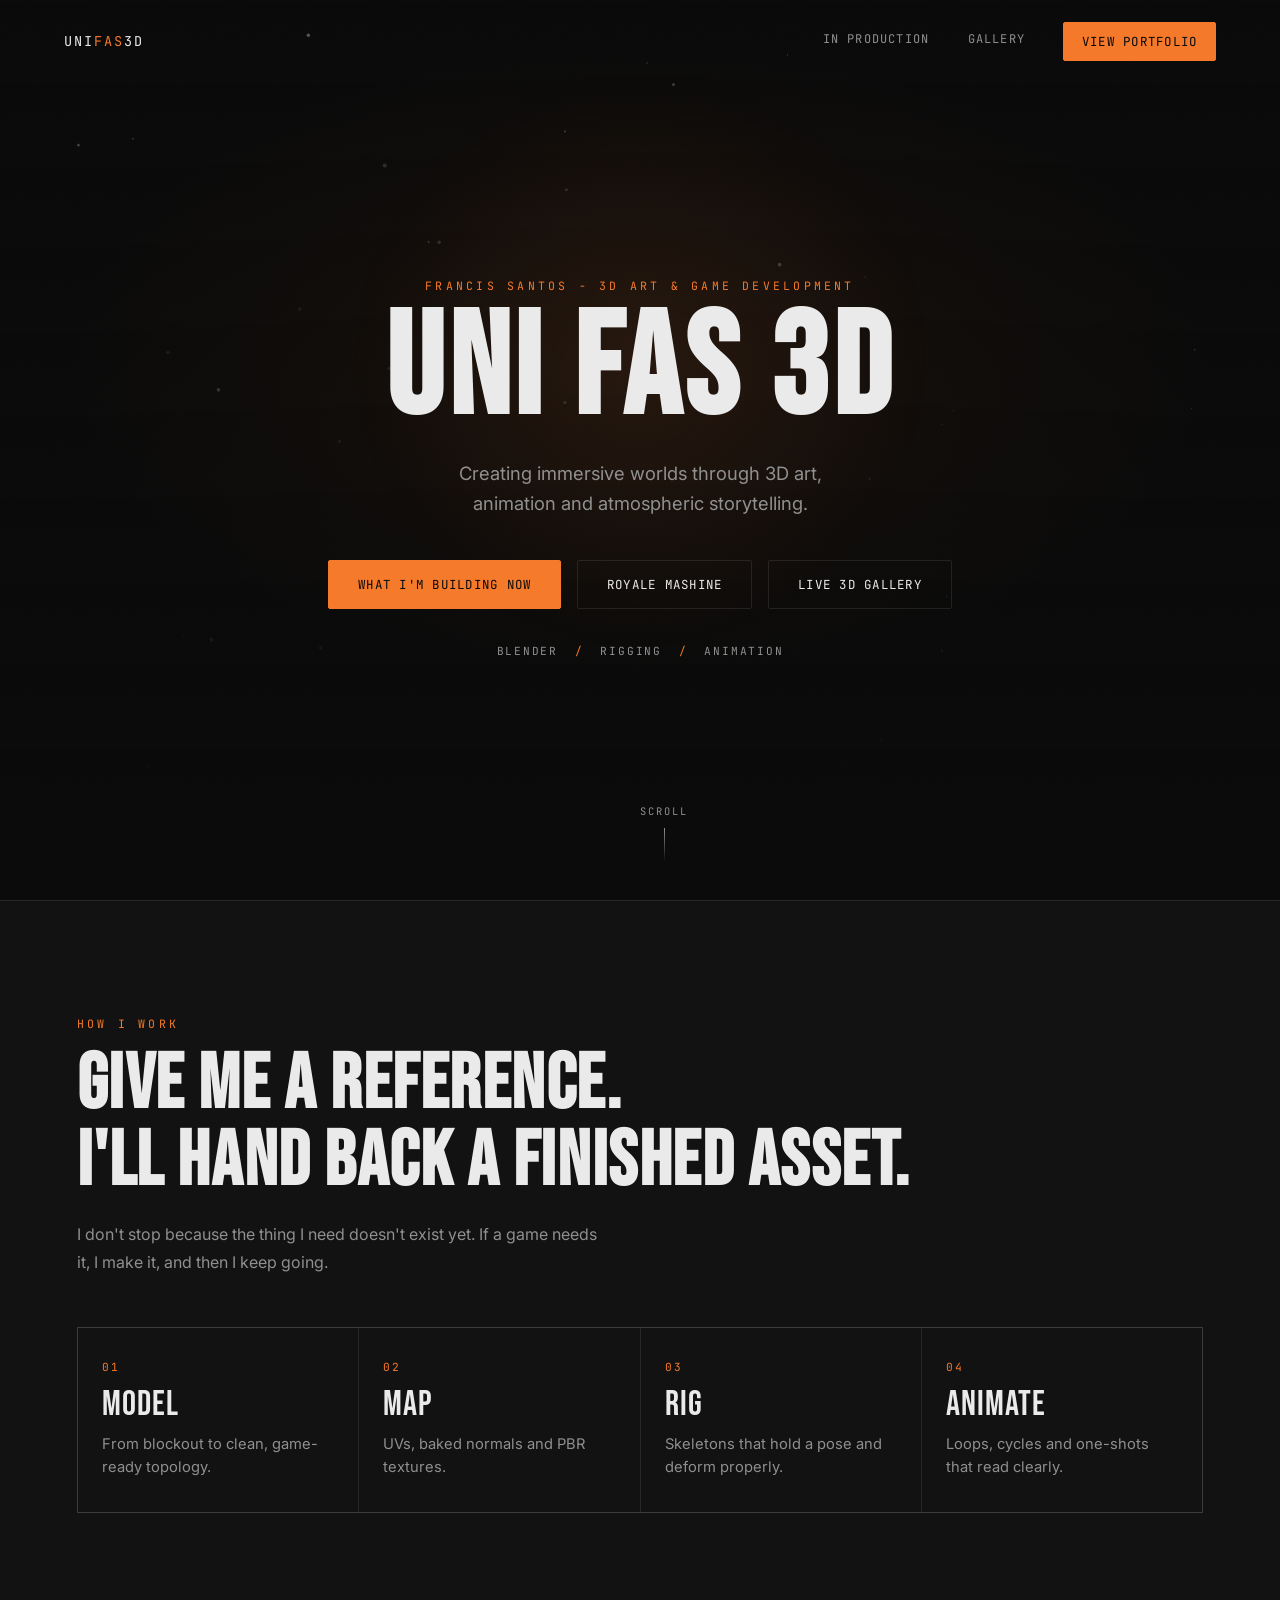
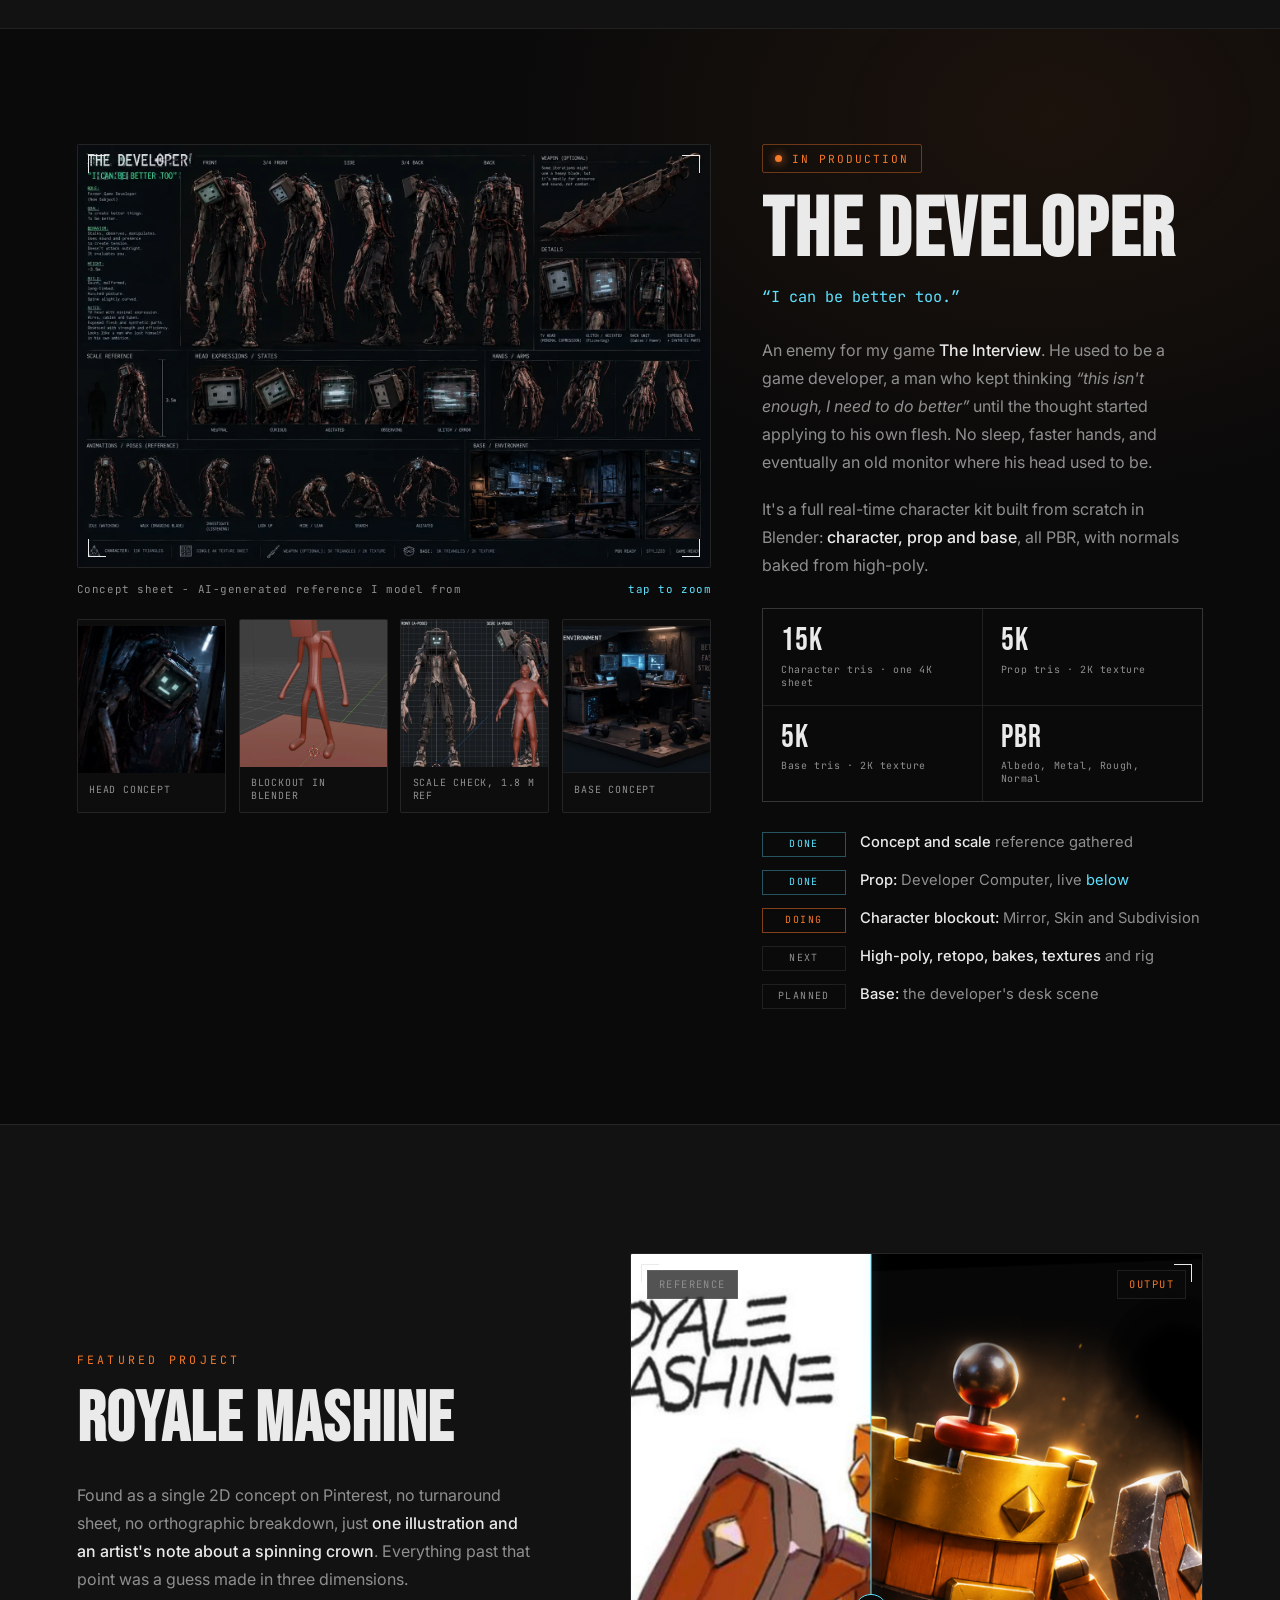
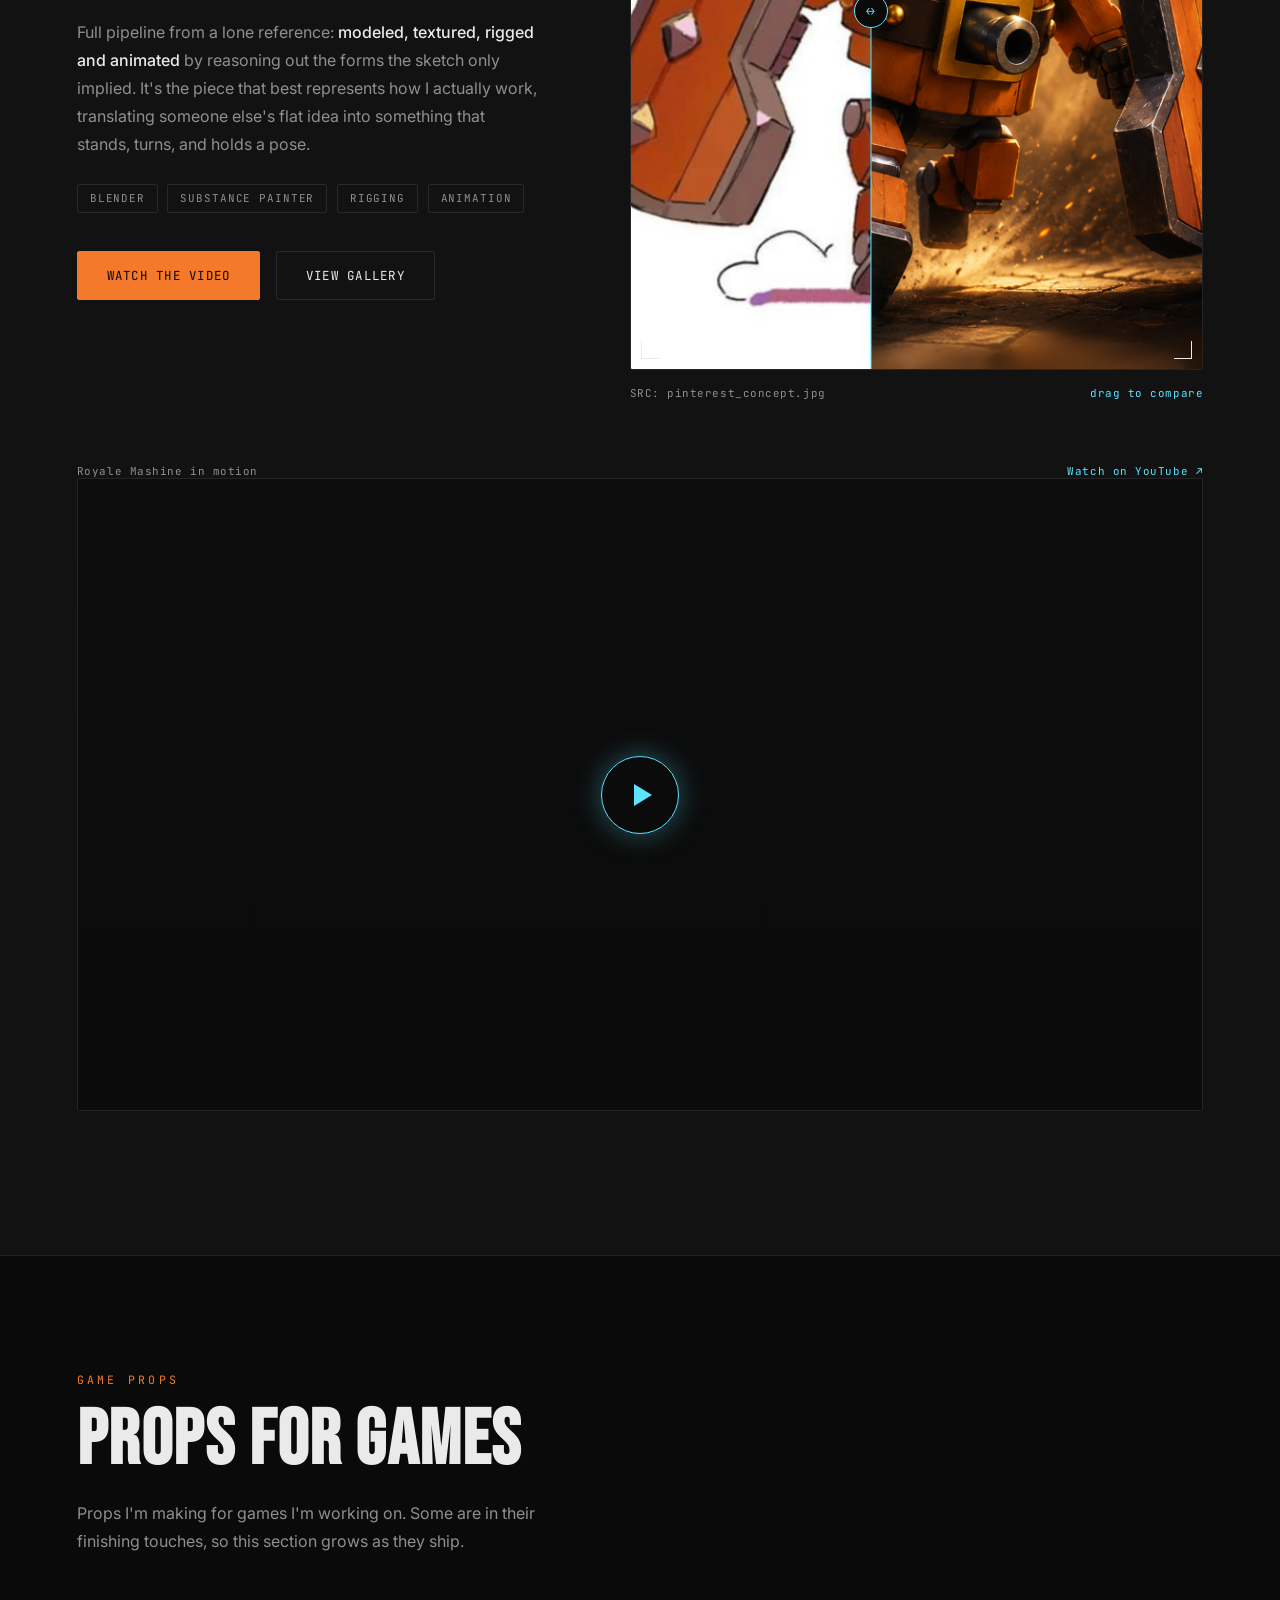
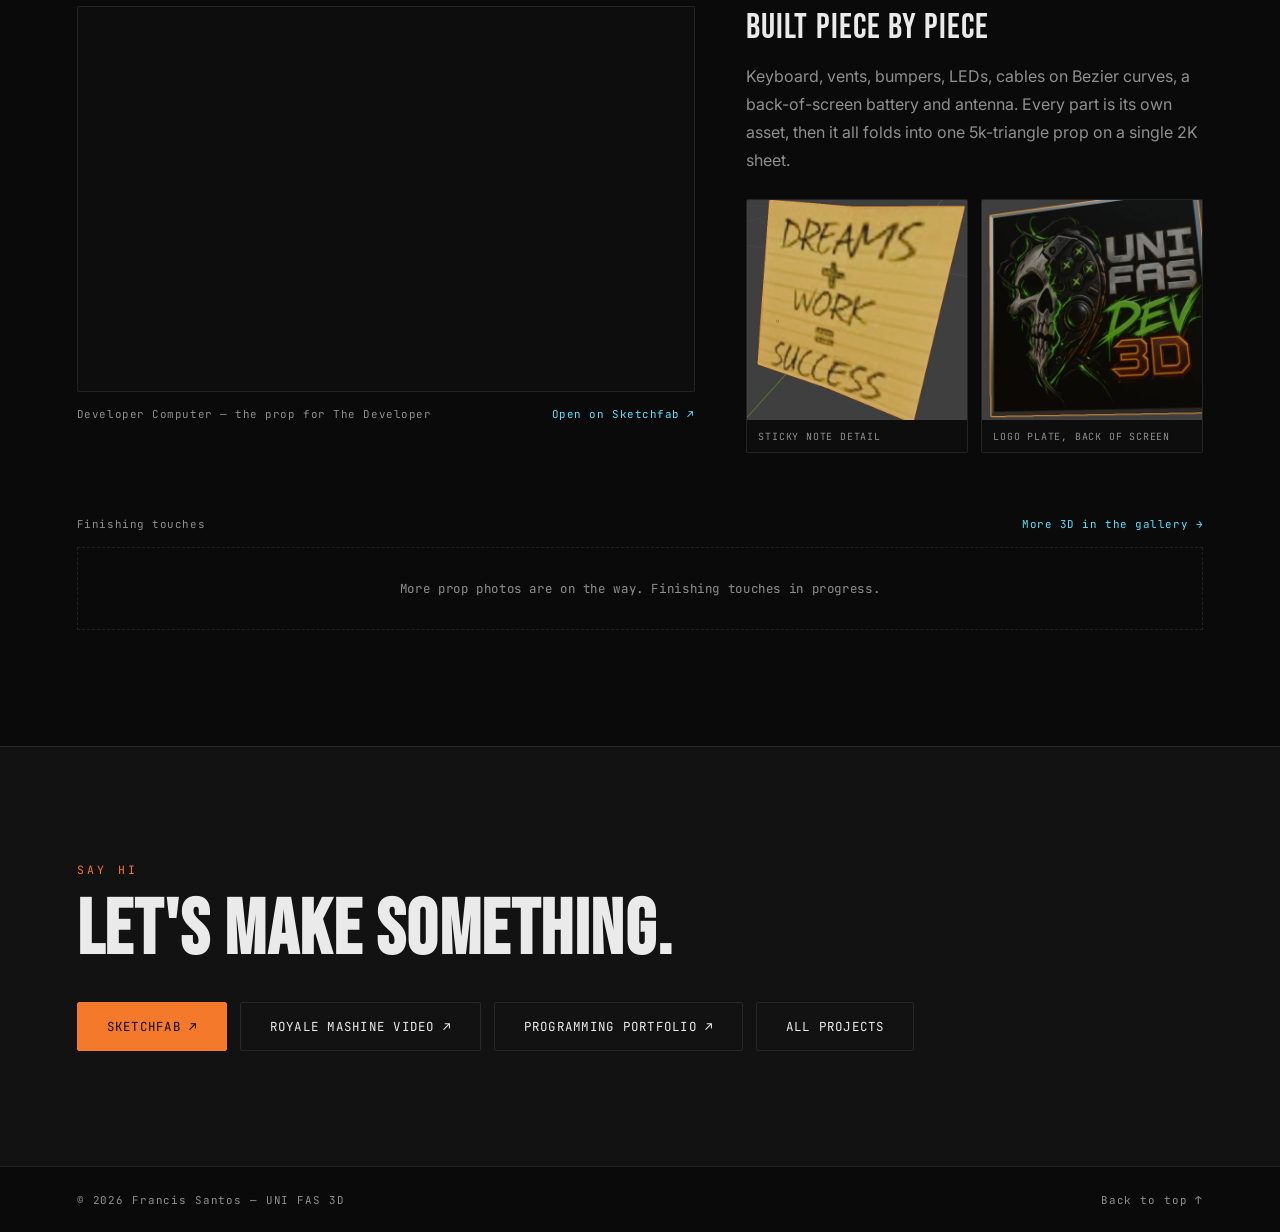
<file: index.html>
<!DOCTYPE html>
<html lang="en">

<head>
<meta charset="UTF-8">
<meta name="viewport" content="width=device-width, initial-scale=1.0">
<title>UNI FAS 3D - Francis Santos</title>
<meta name="description" content="Francis Santos: 3D artist and game developer. I model, map, rig and animate game-ready assets in Blender. Currently building The Developer.">

<meta property="og:type" content="website">
<meta property="og:title" content="UNI FAS 3D - Francis Santos">
<meta property="og:description" content="3D art and game development. Currently building The Developer, an enemy for my game The Interview.">
<meta property="og:image" content="https://3-d-portfolio-blush-rho.vercel.app/assets/TheDeveloper/concept-sheet.webp">
<meta name="twitter:card" content="summary_large_image">

<link rel="icon" type="image/png" href="assets/Branding_unifas3d/logo_v4.png">

<link rel="preconnect" href="https://fonts.googleapis.com">
<link rel="preconnect" href="https://fonts.gstatic.com" crossorigin>
<link href="https://fonts.googleapis.com/css2?family=Bebas+Neue&family=Inter:wght@400;500;600&family=JetBrains+Mono:wght@400;500&display=swap" rel="stylesheet">
<link rel="stylesheet" href="css/style.css">
<link rel="stylesheet" href="css/home.css">

<script>document.documentElement.classList.add('js');</script>
</head>


<body id="top">

<div class="glow-layer" id="glow"></div>
<div class="grain"></div>

<nav id="nav">
  <a href="index.html" class="nav-mark">UNI<span>FAS</span>3D</a>
  <div class="nav-links">
    <a href="#now">In production</a>
    <a href="pages/gallery.html">Gallery</a>
    <a href="pages/projects.html" class="btn btn-primary">View Portfolio</a>
  </div>
</nav>

<!-- ============================ HERO ============================ -->
<section class="hero">
  <canvas id="fog"></canvas>
  <div class="hero-content">
    <span class="eyebrow">Francis Santos - 3D Art &amp; Game Development</span>
    <h1>UNI FAS 3D</h1>
    <p class="tagline">Creating immersive worlds through 3D art, animation and atmospheric storytelling.</p>
    <div class="hero-ctas">
      <a href="#now" class="btn btn-primary">What I'm building now</a>
      <a href="#royale" class="btn btn-ghost">Royale Mashine</a>
      <a href="pages/gallery.html" class="btn btn-ghost">Live 3D gallery</a>
    </div>
    <p class="hero-tools">Blender <i>/</i> Rigging <i>/</i> Animation</p>
  </div>
  <div class="scroll-cue">
    <span>SCROLL</span>
    <div class="line"></div>
  </div>
</section>

<!-- ============================ HOW I WORK ============================ -->
<section class="section how" id="how">
  <div class="section-inner">
    <div class="section-head reveal">
      <span class="eyebrow">How I work</span>
      <h2>Give me a reference.<br>I'll hand back a finished asset.</h2>
      <p>I don't stop because the thing I need doesn't exist yet. If a game needs it, I make it, and then I keep going.</p>
    </div>

    <div class="how-grid reveal">
      <div class="how-cell">
        <span class="how-num">01</span>
        <h3>Model</h3>
        <p>From blockout to clean, game-ready topology.</p>
      </div>
      <div class="how-cell">
        <span class="how-num">02</span>
        <h3>Map</h3>
        <p>UVs, baked normals and PBR textures.</p>
      </div>
      <div class="how-cell">
        <span class="how-num">03</span>
        <h3>Rig</h3>
        <p>Skeletons that hold a pose and deform properly.</p>
      </div>
      <div class="how-cell">
        <span class="how-num">04</span>
        <h3>Animate</h3>
        <p>Loops, cycles and one-shots that read clearly.</p>
      </div>
    </div>
  </div>
</section>

<!-- ============================ IN PRODUCTION: THE DEVELOPER ============================ -->
<section class="section now" id="now">
  <div class="section-inner now-grid">

    <div class="now-visual reveal">
      <div class="frame">
        <button type="button" data-zoom="assets/TheDeveloper/concept-sheet.webp"
                data-caption="The Developer: concept sheet (AI-generated reference I model from)"
                aria-label="Open the full concept sheet for The Developer">
          <img src="assets/TheDeveloper/concept-sheet.webp" alt="Character sheet for The Developer: a gaunt, long-limbed creature with an old TV monitor for a head, shown from front, three-quarter, side and back, with hands, head expressions and a desk environment." width="1536" height="1024">
        </button>
        <div class="vp-corner tl"></div>
        <div class="vp-corner tr"></div>
        <div class="vp-corner bl"></div>
        <div class="vp-corner br"></div>
      </div>
      <p class="cap"><span>Concept sheet - AI-generated reference I model from</span><span class="hl">tap to zoom</span></p>

      <div class="wip">
        <button type="button" class="thumb" data-zoom="assets/TheDeveloper/concept-head.webp"
                data-caption="Head concept: an old monitor that doubles as a helmet">
          <img src="assets/TheDeveloper/concept-head.webp" alt="Close-up concept of The Developer's monitor head with a pixel face" loading="lazy">
          <span>Head concept</span>
        </button>
        <button type="button" class="thumb" data-zoom="assets/TheDeveloper/blockout-skin-mesh.webp"
                data-caption="Blockout in Blender: Mirror, Skin and Subdivision modifiers">
          <img src="assets/TheDeveloper/blockout-skin-mesh.webp" alt="Blender viewport showing the early blockout of the character built with the Skin modifier" loading="lazy">
          <span>Blockout in Blender</span>
        </button>
        <button type="button" class="thumb" data-zoom="assets/TheDeveloper/scale-check.webp"
                data-caption="Scale check against a 1.8 m human reference, front and side">
          <img src="assets/TheDeveloper/scale-check.webp" alt="Front and side A-pose concept next to a 1.8 metre human reference mesh" loading="lazy">
          <span>Scale check, 1.8 m ref</span>
        </button>
        <button type="button" class="thumb" data-zoom="assets/TheDeveloper/base-concept.webp"
                data-caption="Base concept: the developer's desk and workout corner">
          <img src="assets/TheDeveloper/base-concept.webp" alt="Concept of a dark desk workspace with monitors, a chair and dumbbells" loading="lazy">
          <span>Base concept</span>
        </button>
      </div>
    </div>

    <div class="now-copy reveal">
      <span class="chip-live">In production</span>
      <h2>The Developer</h2>
      <p class="now-quote">“I can be better too.”</p>

      <p>
        An enemy for my game <strong>The Interview</strong>. He used to be a game developer, a man
        who kept thinking <em>“this isn't enough, I need to do better”</em> until the thought started
        applying to his own flesh. No sleep, faster hands, and eventually an old monitor where his
        head used to be.
      </p>
      <p>
        It's a full real-time character kit built from scratch in Blender: <strong>character, prop and
        base</strong>, all PBR, with normals baked from high-poly.
      </p>

      <div class="spec">
        <div><b>15k</b><span>Character tris · one 4K sheet</span></div>
        <div><b>5k</b><span>Prop tris · 2K texture</span></div>
        <div><b>5k</b><span>Base tris · 2K texture</span></div>
        <div><b>PBR</b><span>Albedo, Metal, Rough, Normal</span></div>
      </div>

      <ul class="pipe">
        <li class="done"><span class="st">Done</span><span><strong>Concept and scale</strong> reference gathered</span></li>
        <li class="done"><span class="st">Done</span><span><strong>Prop:</strong> Developer Computer, live <a href="#props">below</a></span></li>
        <li class="doing"><span class="st">Doing</span><span><strong>Character blockout:</strong> Mirror, Skin and Subdivision</span></li>
        <li><span class="st">Next</span><span><strong>High-poly, retopo, bakes, textures</strong> and rig</span></li>
        <li><span class="st">Planned</span><span><strong>Base:</strong> the developer's desk scene</span></li>
      </ul>
    </div>

  </div>
</section>

<!-- ============================ ROYALE MASHINE ============================ -->
<section class="featured" id="royale">
  <div class="featured-grid">

    <div class="featured-copy">
      <span class="eyebrow">Featured Project</span>
      <h2>Royale Mashine</h2>
      <p>
        Found as a single 2D concept on Pinterest, no turnaround sheet, no orthographic
        breakdown, just <strong>one illustration and an artist's note about a spinning crown</strong>.
        Everything past that point was a guess made in three dimensions.
      </p>
      <p>
        Full pipeline from a lone reference: <strong>modeled, textured, rigged and animated</strong>
        by reasoning out the forms the sketch only implied. It's the piece that best represents
        how I actually work, translating someone else's flat idea into something that stands,
        turns, and holds a pose.
      </p>
      <div class="tag-row">
        <span class="tag">Blender</span>
        <span class="tag">Substance Painter</span>
        <span class="tag">Rigging</span>
        <span class="tag">Animation</span>
      </div>
      <div class="featured-ctas">
        <a href="#royale-video" class="btn btn-primary">Watch the video</a>
        <a href="pages/gallery.html" class="btn btn-ghost">View Gallery</a>
      </div>
    </div>

    <div class="featured-visual">
      <div class="viewport" id="viewport">
        <img class="vp-output" src="assets/RoyalMachine/Comparasion_after_3d.png" alt="Final rendered 3D model of Royale Mashine">
        <img class="vp-reference" src="assets/RoyalMachine/Comparasion_Before_Sketch.png" alt="Original 2D concept sketch of Royale Mashine">
        <div class="vp-corner tl"></div>
        <div class="vp-corner tr"></div>
        <div class="vp-corner bl"></div>
        <div class="vp-corner br"></div>
        <span class="vp-label left">Reference</span>
        <span class="vp-label right">Output</span>
        <div class="vp-divider"></div>
        <div class="vp-handle-dot">↔</div>
        <input type="range" class="vp-handle-input" id="vpRange" min="0" max="100" value="42" aria-label="Drag to compare reference concept and final 3D render">
      </div>
      <div class="vp-caption">
        <span>
          <a href="https://pt.pinterest.com/pin/643733340521890578/"
            target="_blank"
            rel="noopener noreferrer">
            SRC: pinterest_concept.jpg
          </a>
        </span>
        <span class="hl">drag to compare</span>
      </div>
    </div>

  </div>

  <div class="video-row" id="royale-video">
    <p class="cap">
      <span>Royale Mashine in motion</span>
      <a class="hl" href="https://youtu.be/Np_ebbD-NLE" target="_blank" rel="noopener noreferrer">Watch on YouTube ↗</a>
    </p>
    <div class="video" data-yt="Np_ebbD-NLE" data-title="Royale Mashine: animation video">
      <button type="button" aria-label="Play the Royale Mashine video"><span class="play"></span></button>
    </div>
  </div>
</section>

<!-- ============================ PROPS ============================ -->
<section class="section props" id="props">
  <div class="section-inner">

    <div class="section-head reveal">
      <span class="eyebrow">Game props</span>
      <h2>Props for games</h2>
      <p>Props I'm making for games I'm working on. Some are in their finishing touches, so this section grows as they ship.</p>
    </div>

    <div class="props-top reveal">
      <div>
        <div class="embed">
          <iframe title="Developer Computer: interactive 3D prop"
                  loading="lazy" allowfullscreen
                  allow="autoplay; fullscreen; xr-spatial-tracking"
                  src="https://sketchfab.com/models/3d201bfa51e44da0bb8633e9db623f05/embed?ui_theme=dark&amp;dnt=1"></iframe>
        </div>
        <p class="cap">
          <span>Developer Computer — the prop for The Developer</span>
          <a class="hl" href="https://sketchfab.com/3d-models/school-project-proppart-developer-computer-3d201bfa51e44da0bb8633e9db623f05" target="_blank" rel="noopener noreferrer">Open on Sketchfab ↗</a>
        </p>
      </div>

      <div class="props-side">
        <h3>Built piece by piece</h3>
        <p>
          Keyboard, vents, bumpers, LEDs, cables on Bezier curves, a back-of-screen battery and
          antenna. Every part is its own asset, then it all folds into one 5k-triangle prop on a single 2K sheet.
        </p>
        <div class="wip wip-2">
          <button type="button" class="thumb" data-zoom="assets/TheDeveloper/prop-sticky-note.webp"
                  data-caption="Sticky note detail: a plane with an edge loop, bent by hand">
            <img src="assets/TheDeveloper/prop-sticky-note.webp" alt="Sticky note on the computer reading Dreams plus Work equals Success" loading="lazy">
            <span>Sticky note detail</span>
          </button>
          <button type="button" class="thumb" data-zoom="assets/TheDeveloper/prop-logo-plate.webp"
                  data-caption="My logo plate on the back of the screen">
            <img src="assets/TheDeveloper/prop-logo-plate.webp" alt="Logo plate on the back of the laptop screen reading UNI FAS DEV 3D" loading="lazy">
            <span>Logo plate, back of screen</span>
          </button>
        </div>
      </div>
    </div>

    <div class="props-block reveal">
      <p class="cap"><span>Finishing touches</span><a class="hl" href="pages/gallery.html">More 3D in the gallery →</a></p>
      <div class="props-grid" id="propsGrid"></div>
      <p class="props-empty" id="propsEmpty" hidden>More prop photos are on the way. Finishing touches in progress.</p>
    </div>

  </div>
</section>

<!-- ============================ CONTACT ============================ -->
<section class="section contact" id="contact">
  <div class="section-inner contact-inner reveal">
    <div>
      <span class="eyebrow">Say hi</span>
      <h2>Let's make something.</h2>
    </div>
    <div class="contact-links">
      <a href="https://sketchfab.com/unifasDev" target="_blank" rel="noopener noreferrer" class="btn btn-primary">Sketchfab ↗</a>
      <a href="https://youtu.be/Np_ebbD-NLE" target="_blank" rel="noopener noreferrer" class="btn btn-ghost">Royale Mashine video ↗</a>
      <a href="https://portfolio-gray-xi-aqmc84pa1m.vercel.app/" target="_blank" rel="noopener noreferrer" class="btn btn-ghost">Programming portfolio ↗</a>
      <a href="pages/projects.html" class="btn btn-ghost">All projects</a>
      <!-- Add your email, LinkedIn or itch.io here, for example:
      <a href="mailto:you@example.com" class="btn btn-ghost">Email</a>
      -->
    </div>
  </div>
</section>

<footer class="site-foot">
  <span>© 2026 Francis Santos — UNI FAS 3D</span>
  <a href="#top">Back to top ↑</a>
</footer>

<dialog id="lightbox" class="lightbox" aria-label="Image viewer">
  <button type="button" class="lb-close" aria-label="Close image">×</button>
  <img alt="">
  <p class="lb-cap"></p>
</dialog>

<script src="js/script.js" defer></script>
<script src="js/home.js" defer></script>

</body>
</html>
</file>
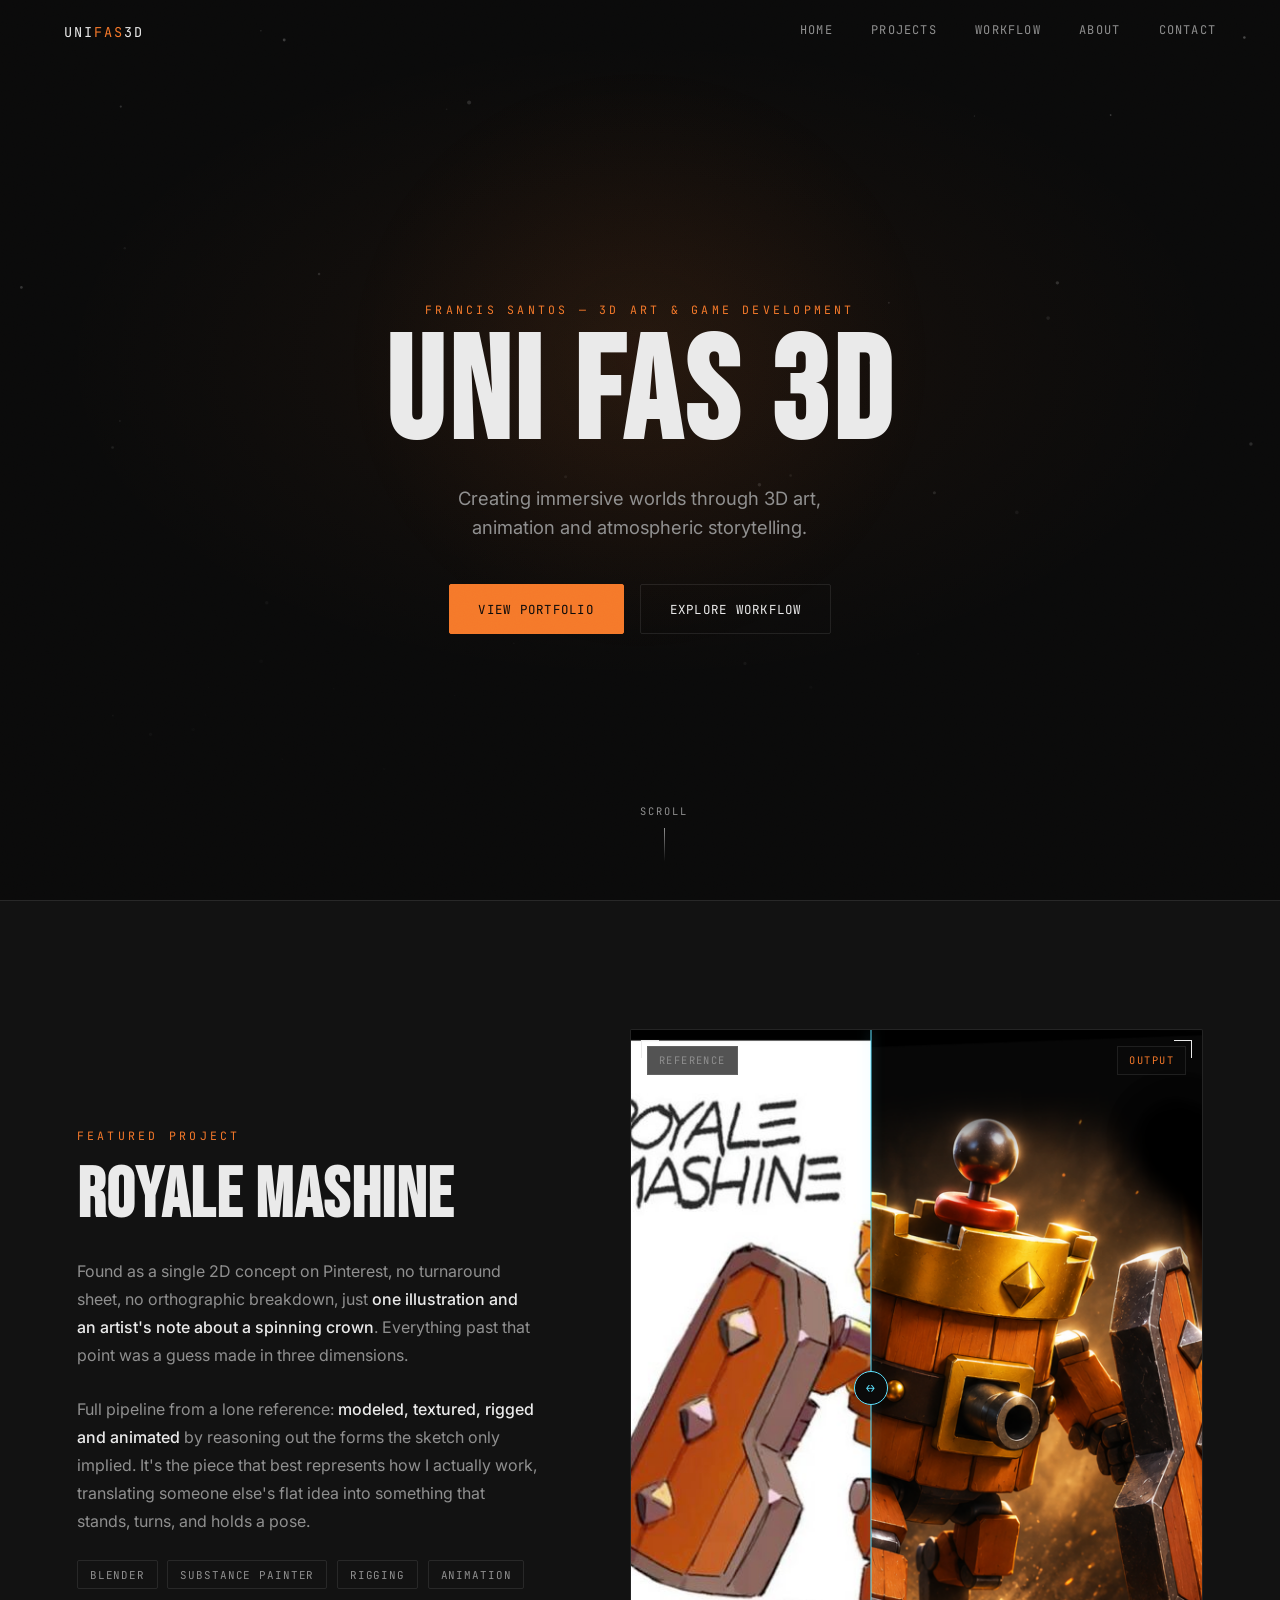
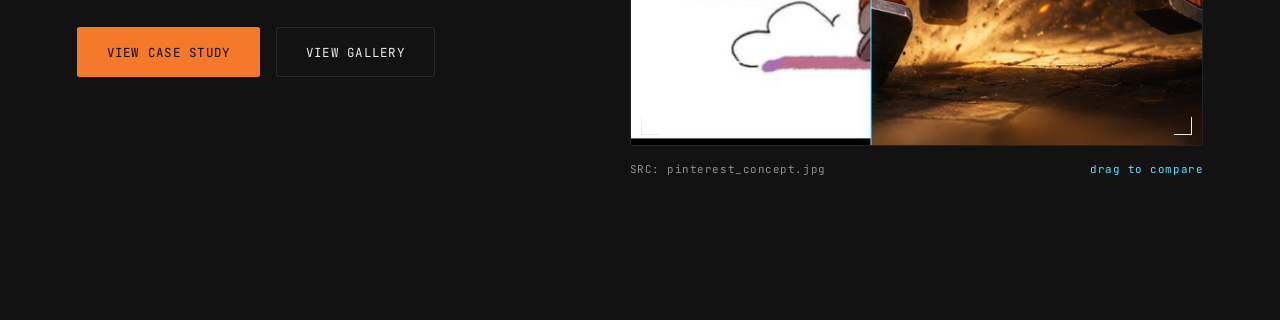
<file: pages/index.html>
<!DOCTYPE html>
<html lang="en">
<head>
<meta charset="UTF-8">
<meta name="viewport" content="width=device-width, initial-scale=1.0">
<title>UNI FAS 3D - Francis Santos</title>

<link rel="icon" type="image/png" href="../assets/Branding_unifas3d/logo_v4.png">

<link rel="preconnect" href="https://fonts.googleapis.com">
<link rel="preconnect" href="https://fonts.gstatic.com" crossorigin>
<link href="https://fonts.googleapis.com/css2?family=Bebas+Neue&family=Inter:wght@400;500;600&family=JetBrains+Mono:wght@400;500&display=swap" rel="stylesheet">
<link rel="stylesheet" href="../css/style.css">
</head>
<body>

<div class="glow-layer" id="glow"></div>
<div class="grain"></div>

<nav id="nav">
  <div class="nav-mark">UNI<span>FAS</span>3D</div>
  <div class="nav-links">
    <a href="#">Home</a>
    <a href="../pages/projects.html">Projects</a>
    <a href="#">Workflow</a>
    <a href="#">About</a>
    <a href="#">Contact</a>
  </div>
</nav>

<section class="hero">
  <canvas id="fog"></canvas>
  <div class="hero-content">
    <span class="eyebrow">Francis Santos — 3D Art &amp; Game Development</span>
    <h1>UNI FAS 3D</h1>
    <p class="tagline">Creating immersive worlds through 3D art, animation and atmospheric storytelling.</p>
    <div class="hero-ctas">
      <a href="#featured" class="btn btn-primary">View Portfolio</a>
      <a href="#" class="btn btn-ghost">Explore Workflow</a>
    </div>
  </div>
  <div class="scroll-cue">
    <span>SCROLL</span>
    <div class="line"></div>
  </div>
</section>

<section class="featured" id="featured">
  <div class="featured-grid">

    <div class="featured-copy">
      <span class="eyebrow">Featured Project</span>
      <h2>Royale Mashine</h2>
      <p>
        Found as a single 2D concept on Pinterest, no turnaround sheet, no orthographic
        breakdown, just <strong>one illustration and an artist's note about a spinning crown</strong>.
        Everything past that point was a guess made in three dimensions.
      </p>
      <p>
        Full pipeline from a lone reference: <strong>modeled, textured, rigged and animated</strong>
        by reasoning out the forms the sketch only implied. It's the piece that best represents
        how I actually work, translating someone else's flat idea into something that stands,
        turns, and holds a pose.
      </p>
      <div class="tag-row">
        <span class="tag">Blender</span>
        <span class="tag">Substance Painter</span>
        <span class="tag">Rigging</span>
        <span class="tag">Animation</span>
      </div>
      <div class="featured-ctas">
        <a href="#" class="btn btn-primary">View Case Study</a>
        <a href="#" class="btn btn-ghost">View Gallery</a>
      </div>
    </div>

    <div class="featured-visual">
      <div class="viewport" id="viewport">
        <img class="vp-output" src="../assets/RoyalMachine/Comparasion_after_3d.png" alt="Final rendered 3D model of Royale Mashine">
        <img class="vp-reference" src="../assets/RoyalMachine/RoyalMachine_ref.jpg" alt="Original 2D concept sketch of Royale Mashine">
        <div class="vp-corner tl"></div>
        <div class="vp-corner tr"></div>
        <div class="vp-corner bl"></div>
        <div class="vp-corner br"></div>
        <span class="vp-label left">Reference</span>
        <span class="vp-label right">Output</span>
        <div class="vp-divider"></div>
        <div class="vp-handle-dot">↔</div>
        <input type="range" class="vp-handle-input" id="vpRange" min="0" max="100" value="42" aria-label="Drag to compare reference concept and final 3D render">
      </div>
      <div class="vp-caption">
        <span>
          <a href="https://pt.pinterest.com/pin/643733340521890578/"
            target="_blank"
            rel="noopener noreferrer">
            SRC: pinterest_concept.jpg
          </a>
        </span>
        <span class="hl">drag to compare</span>
      </div>
    </div>

  </div>
</section>

<script src="../js/script.js" defer></script>

</body>
</html>
</file>
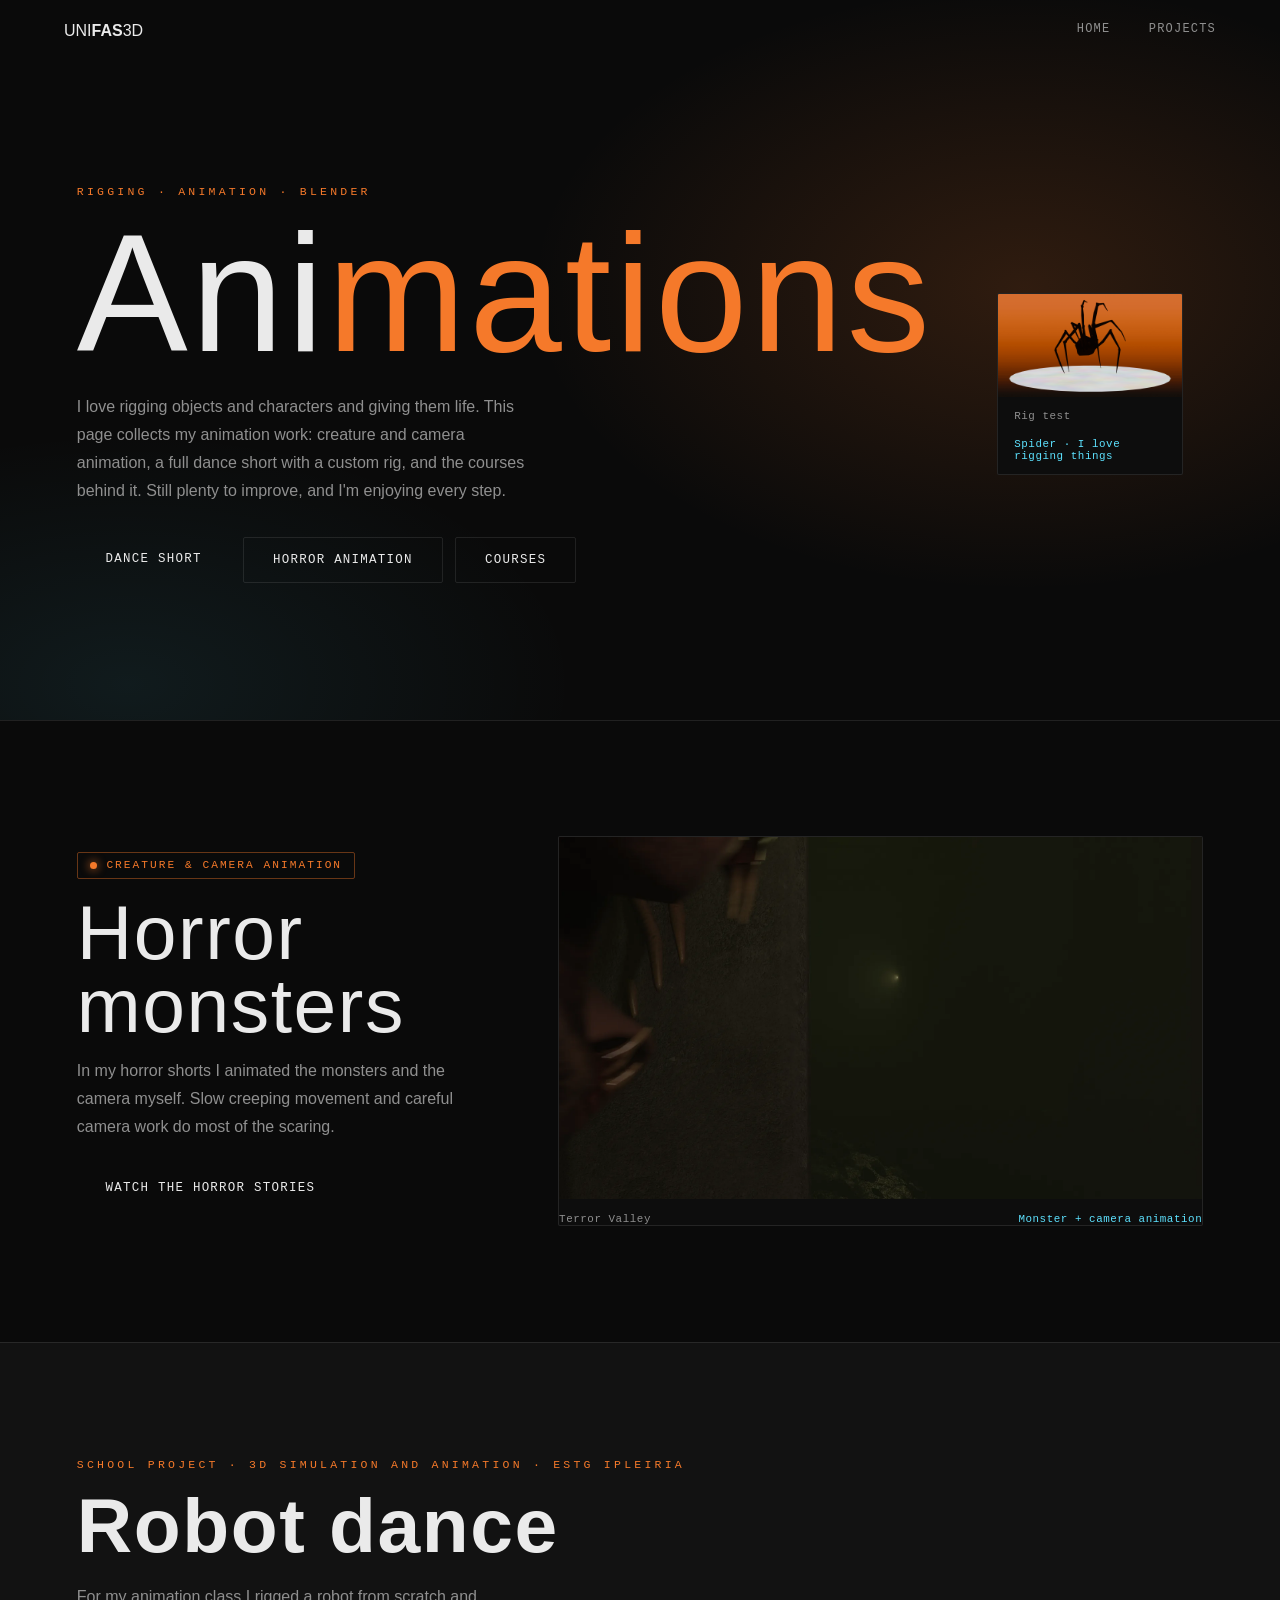
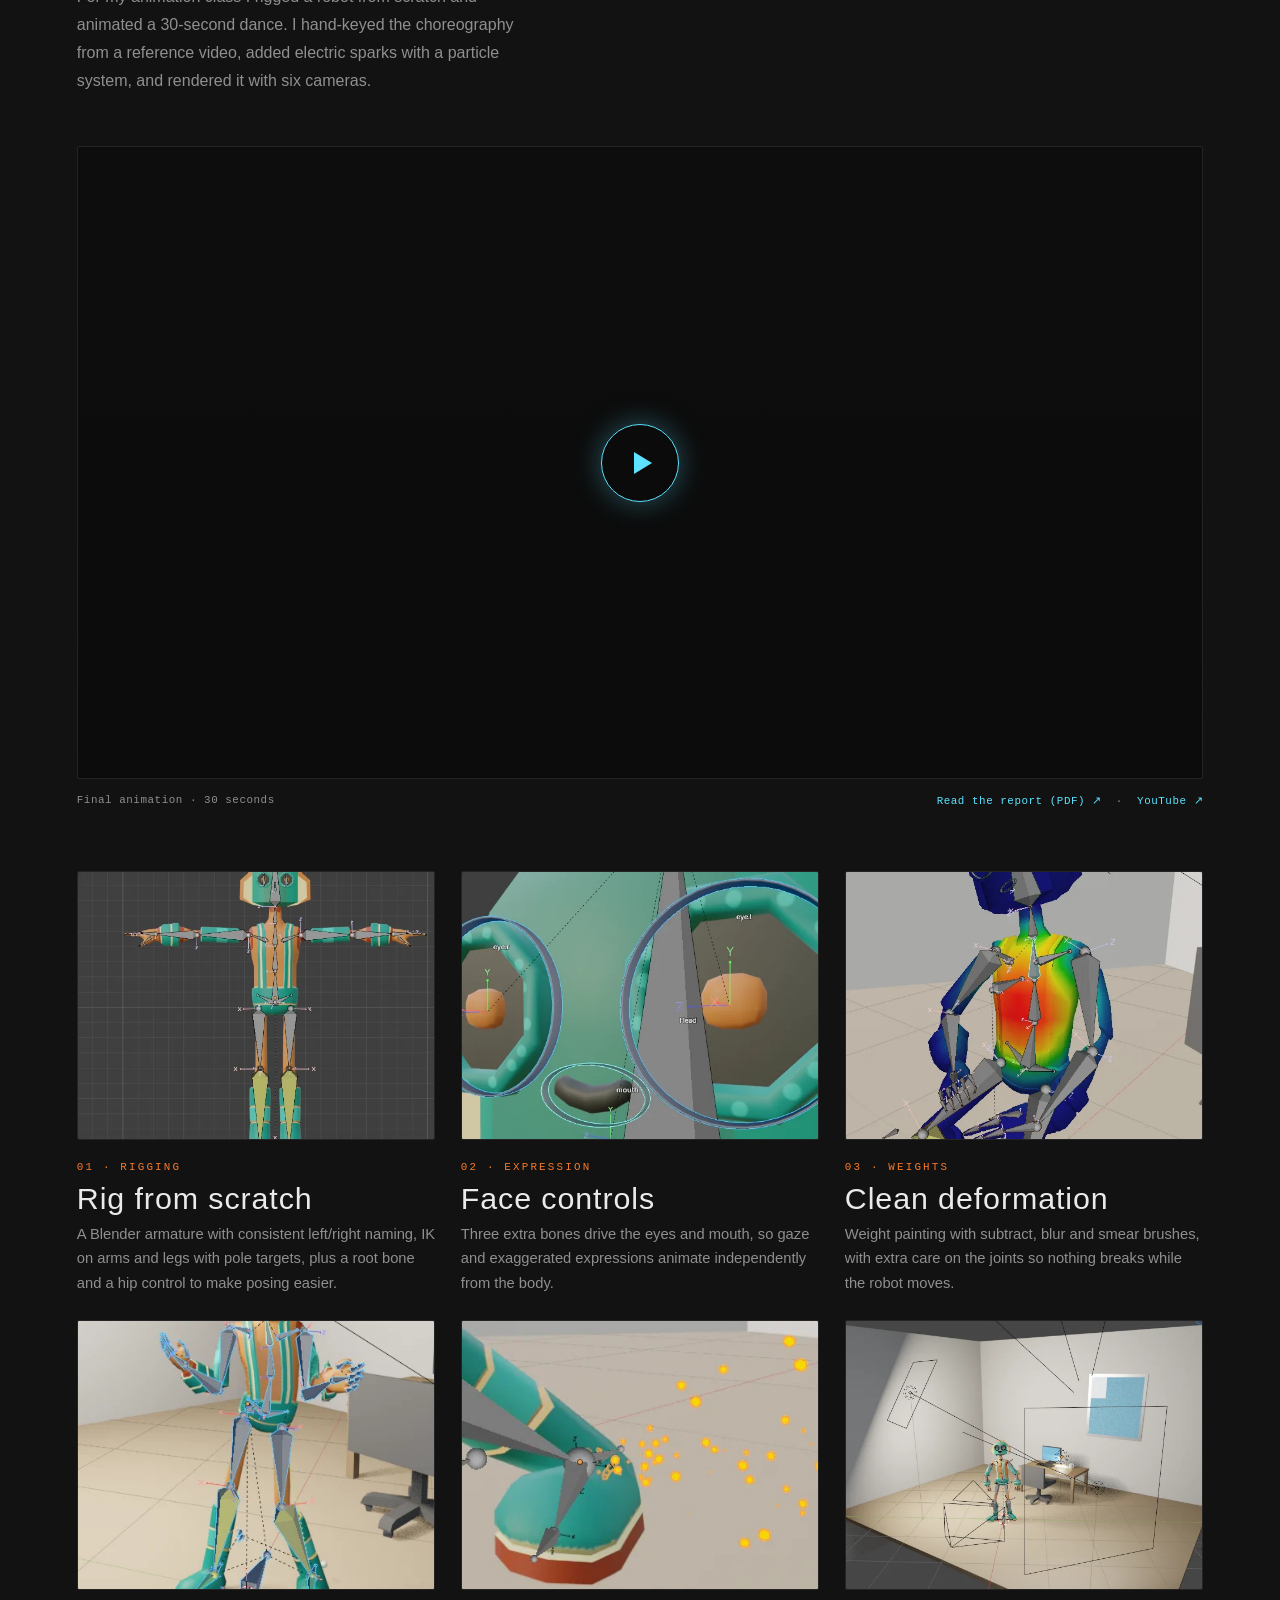
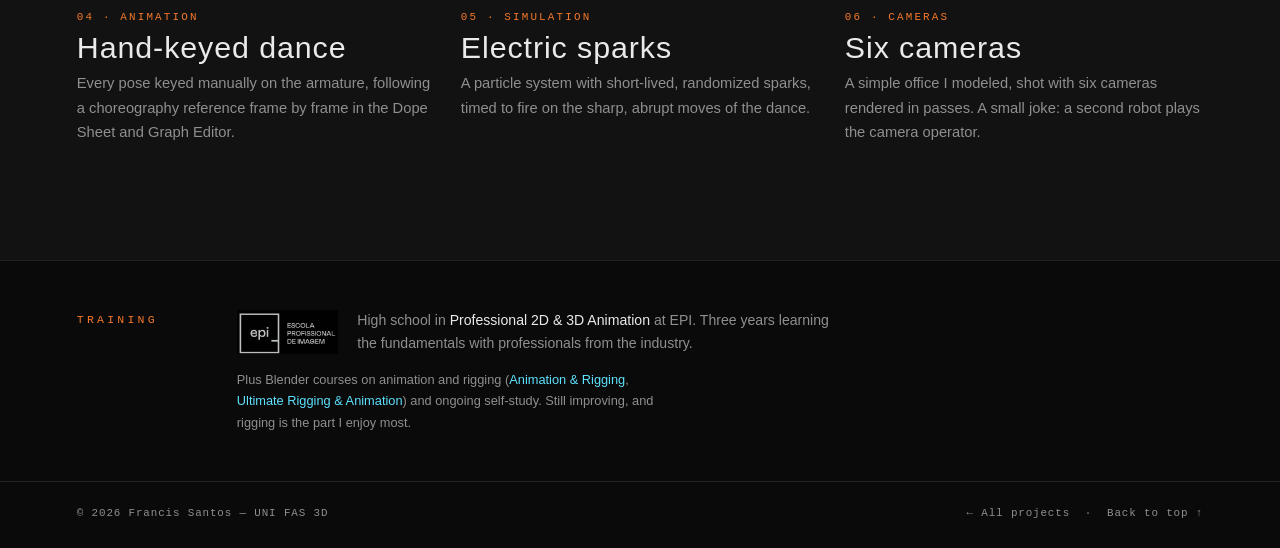
<file: pages/animations.html>
<!DOCTYPE html>
<html lang="en">
<head>
<meta charset="UTF-8">
<meta name="viewport" content="width=device-width, initial-scale=1.0">
<title>Animations - UNI FAS 3D</title>
<meta name="description" content="Rigging and animation work by Francis Santos (UnifasDev): creature animation, a dance short with a custom rig, and Blender courses.">
<link rel="icon" type="image/png" href="../assets/Branding_unifas3d/logo_v4.png">
<link rel="stylesheet" href="../css/style.css">
<link rel="stylesheet" href="../css/home.css">
<link rel="stylesheet" href="../css/horror.css">
<link rel="stylesheet" href="../css/animations.css">
<script>document.documentElement.classList.add('js')</script>
</head>
<body>

<!-- Replace this nav with the one from your other pages so it matches exactly -->
<nav class="nav">
  <a class="logo" href="../index.html">UNI<b>FAS</b>3D</a>
  <div class="nav-links">
    <a href="../index.html">Home</a>
    <a href="projects.html" class="active">Projects</a>
  </div>
</nav>

<header class="h-hero a-hero">
  <div class="h-hero-inner a-hero-grid">
    <div>
      <span class="eyebrow">Rigging &middot; Animation &middot; Blender</span>
      <h1>Ani<em>mations</em></h1>
      <p>I love rigging objects and characters and giving them life. This page collects my animation work: creature and camera animation, a full dance short with a custom rig, and the courses behind it. Still plenty to improve, and I'm enjoying every step.</p>
      <div class="h-hero-links">
        <a class="btn" href="#school">Dance short</a>
        <a class="btn btn-ghost" href="#horror">Horror animation</a>
        <a class="btn btn-ghost" href="#learning">Courses</a>
      </div>
    </div>
    <figure class="a-spider">
      <img src="../assets/Animations/Show_spiderGif.gif" alt="A rigged spider moving on a turntable">
      <figcaption class="cap"><span>Rig test</span><span class="hl">Spider &middot; I love rigging things</span></figcaption>
    </figure>
  </div>
</header>

<!-- ============ HORROR ============ -->
<section class="section" id="horror">
  <div class="section-inner a-split">
    <div class="a-copy reveal">
      <span class="chip-live">Creature &amp; camera animation</span>
      <h2>Horror monsters</h2>
      <p>In my horror shorts I animated the monsters and the camera myself. Slow creeping movement and careful camera work do most of the scaring.</p>
      <div class="a-actions">
        <a class="btn" href="horror-stories.html">Watch the horror stories</a>
      </div>
    </div>
    <figure class="frame reveal">
      <a href="horror-stories.html"><img src="../assets/HorrorStory/terror-valley-render.webp" alt="Terror Valley: a clawed creature creeping in from the dark" loading="lazy"></a>
      <figcaption class="cap"><span>Terror Valley</span><span class="hl">Monster + camera animation</span></figcaption>
    </figure>
  </div>
</section>

<!-- ============ SCHOOL PROJECT ============ -->
<section class="section a-school" id="school">
  <div class="section-inner">
    <div class="section-head reveal">
      <span class="eyebrow">School project &middot; 3D Simulation and Animation &middot; ESTG IPLeiria</span>
      <h2>Robot dance</h2>
      <p>For my animation class I rigged a robot from scratch and animated a 30-second dance. I hand-keyed the choreography from a reference video, added electric sparks with a particle system, and rendered it with six cameras.</p>
    </div>

    <div class="video reveal" data-yt="SEQfCS2hB94" data-title="Robot dance: school animation project">
      <button type="button" aria-label="Play robot dance"><span class="play"></span></button>
    </div>
    <div class="cap reveal">
      <span>Final animation &middot; 30 seconds</span>
      <span>
        <a class="hl" href="../assets/Animations/3DSA_MiniReport_FranciscoSantos.pdf" target="_blank" rel="noopener">Read the report (PDF) &#8599;</a>
        &nbsp;&middot;&nbsp;
        <a class="hl" href="https://youtu.be/SEQfCS2hB94" target="_blank" rel="noopener">YouTube &#8599;</a>
      </span>
    </div>

    <div class="a-steps">
      <article class="a-step reveal">
        <button type="button" data-full="../assets/Animations/robot-rig.webp" data-cap="Robot rig: IK on arms and legs, root and hip controls">
          <img src="../assets/Animations/robot-rig.webp" alt="Robot character armature in a T-pose" loading="lazy">
        </button>
        <span class="how-num">01 &middot; Rigging</span>
        <h3>Rig from scratch</h3>
        <p>A Blender armature with consistent left/right naming, IK on arms and legs with pole targets, plus a root bone and a hip control to make posing easier.</p>
      </article>
      <article class="a-step reveal">
        <button type="button" data-full="../assets/Animations/robot-face-bones.webp" data-cap="Three facial bones: both eyes and the mouth">
          <img src="../assets/Animations/robot-face-bones.webp" alt="Robot face with control bones around the eyes and mouth" loading="lazy">
        </button>
        <span class="how-num">02 &middot; Expression</span>
        <h3>Face controls</h3>
        <p>Three extra bones drive the eyes and mouth, so gaze and exaggerated expressions animate independently from the body.</p>
      </article>
      <article class="a-step reveal">
        <button type="button" data-full="../assets/Animations/robot-weight-paint.webp" data-cap="Weight painting on the torso and joints">
          <img src="../assets/Animations/robot-weight-paint.webp" alt="Weight paint heat map on the robot torso" loading="lazy">
        </button>
        <span class="how-num">03 &middot; Weights</span>
        <h3>Clean deformation</h3>
        <p>Weight painting with subtract, blur and smear brushes, with extra care on the joints so nothing breaks while the robot moves.</p>
      </article>
      <article class="a-step reveal">
        <button type="button" data-full="../assets/Animations/robot-dance-pose.webp" data-cap="Keyframing the dance in the Dope Sheet and Graph Editor">
          <img src="../assets/Animations/robot-dance-pose.webp" alt="Robot posed mid-dance with the timeline below" loading="lazy">
        </button>
        <span class="how-num">04 &middot; Animation</span>
        <h3>Hand-keyed dance</h3>
        <p>Every pose keyed manually on the armature, following a choreography reference frame by frame in the Dope Sheet and Graph Editor.</p>
      </article>
      <article class="a-step reveal">
        <button type="button" data-full="../assets/Animations/robot-sparks.webp" data-cap="Particle sparks bursting from the joint">
          <img src="../assets/Animations/robot-sparks.webp" alt="Orange spark particles flying from the robot's joint" loading="lazy">
        </button>
        <span class="how-num">05 &middot; Simulation</span>
        <h3>Electric sparks</h3>
        <p>A particle system with short-lived, randomized sparks, timed to fire on the sharp, abrupt moves of the dance.</p>
      </article>
      <article class="a-step reveal">
        <button type="button" data-full="../assets/Animations/robot-scene.webp" data-cap="Minimal office scene with six cameras">
          <img src="../assets/Animations/robot-scene.webp" alt="Minimal office cubicle scene with camera outlines" loading="lazy">
        </button>
        <span class="how-num">06 &middot; Cameras</span>
        <h3>Six cameras</h3>
        <p>A simple office I modeled, shot with six cameras rendered in passes. A small joke: a second robot plays the camera operator.</p>
      </article>
    </div>
  </div>
</section>

<!-- ============ LEARNING ============ -->
<section class="a-train" id="learning">
  <div class="a-train-inner reveal">
    <span class="eyebrow">Training</span>
    <div class="a-train-body">
      <div class="a-epi">
        <img src="../assets/Animations/epi-logo.webp" alt="EPI - Escola Profissional de Imagem" loading="lazy">
        <p>High school in <strong>Professional 2D &amp; 3D Animation</strong> at EPI. Three years learning the fundamentals with professionals from the industry.</p>
      </div>
      <p class="a-more">Plus Blender courses on animation and rigging
        (<a href="#" target="_blank" rel="noopener">Animation &amp; Rigging</a>,
        <a href="#" target="_blank" rel="noopener">Ultimate Rigging &amp; Animation</a>)
        and ongoing self-study. Still improving, and rigging is the part I enjoy most.</p>
    </div>
  </div>
</section>

<footer class="site-foot">
  <span>&copy; 2026 Francis Santos &mdash; UNI FAS 3D</span>
  <span><a href="projects.html">&larr; All projects</a> &nbsp;&middot;&nbsp; <a href="#top">Back to top &uarr;</a></span>
</footer>

<dialog class="lightbox" id="lb">
  <button class="lb-close" type="button" aria-label="Close">&times;</button>
  <img alt="">
  <div class="lb-cap"></div>
</dialog>

<script src="../js/horror.js"></script>
</body>
</html>
</file>
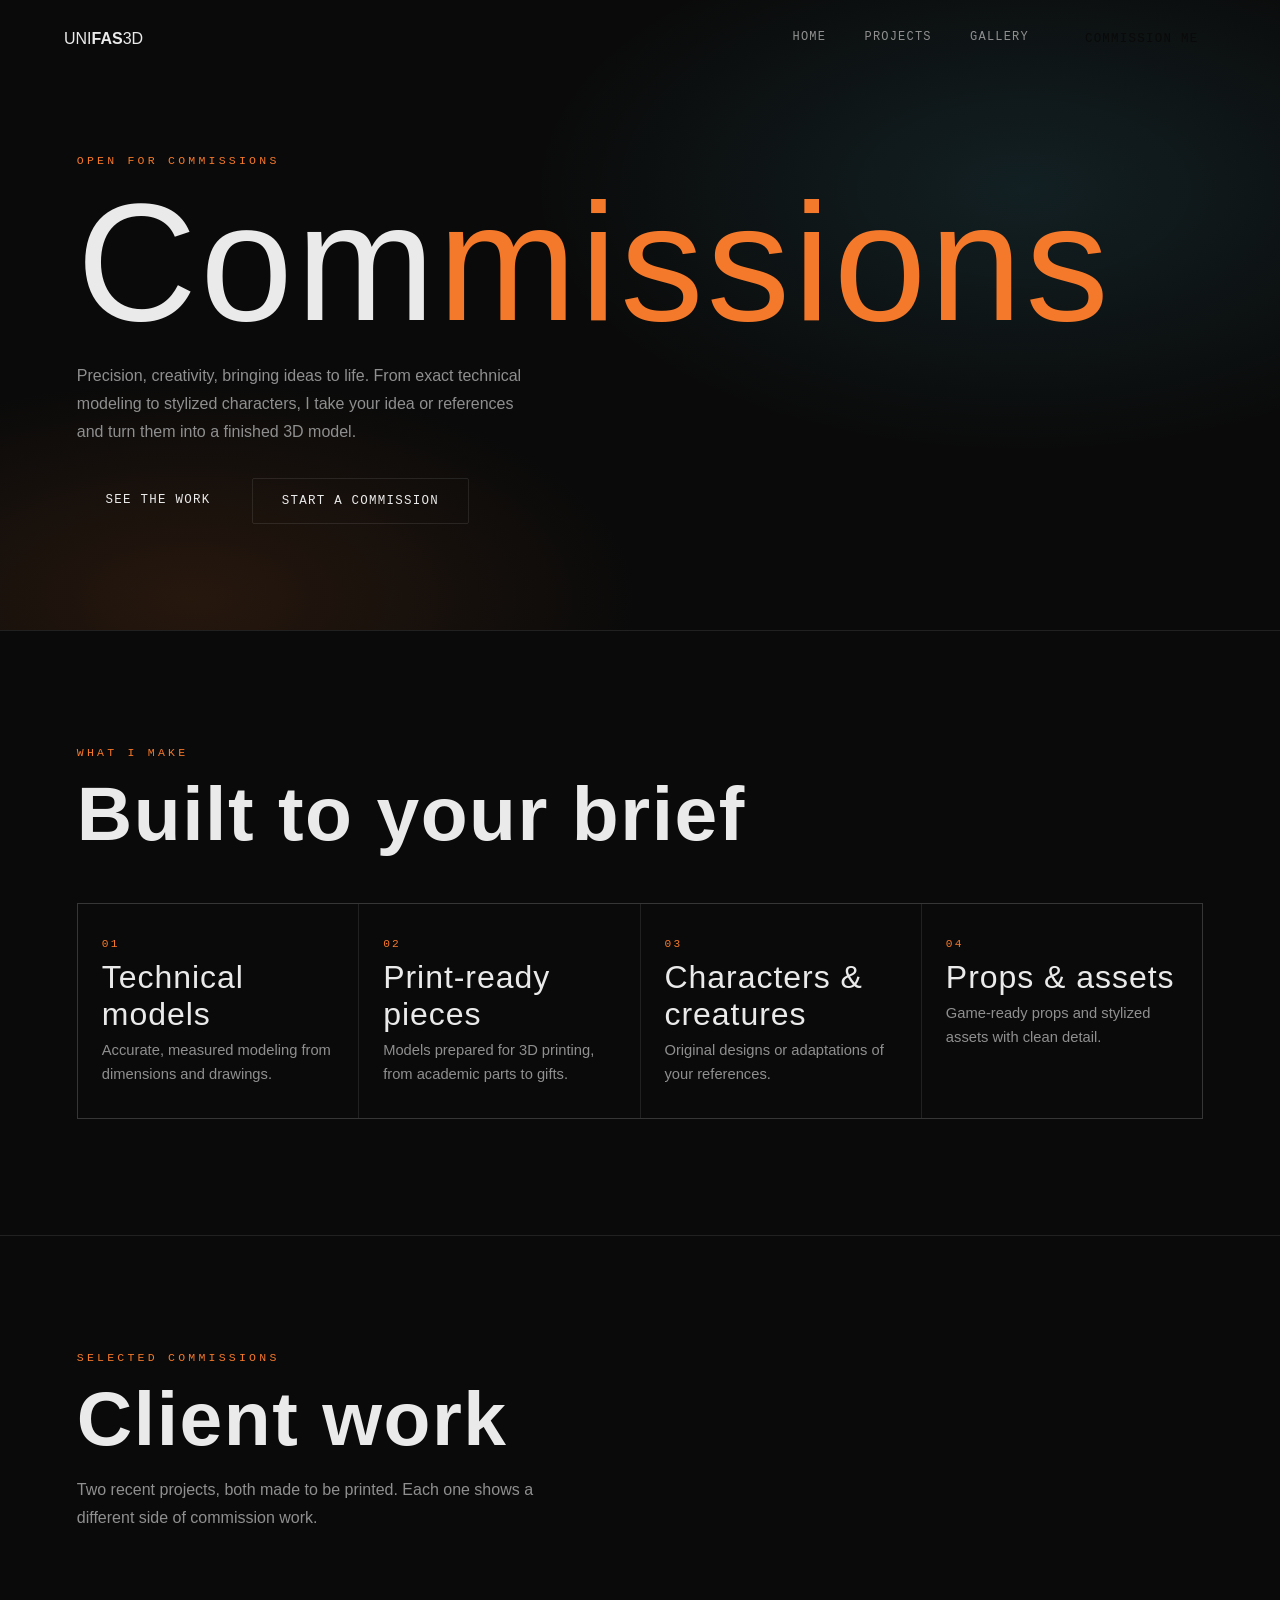
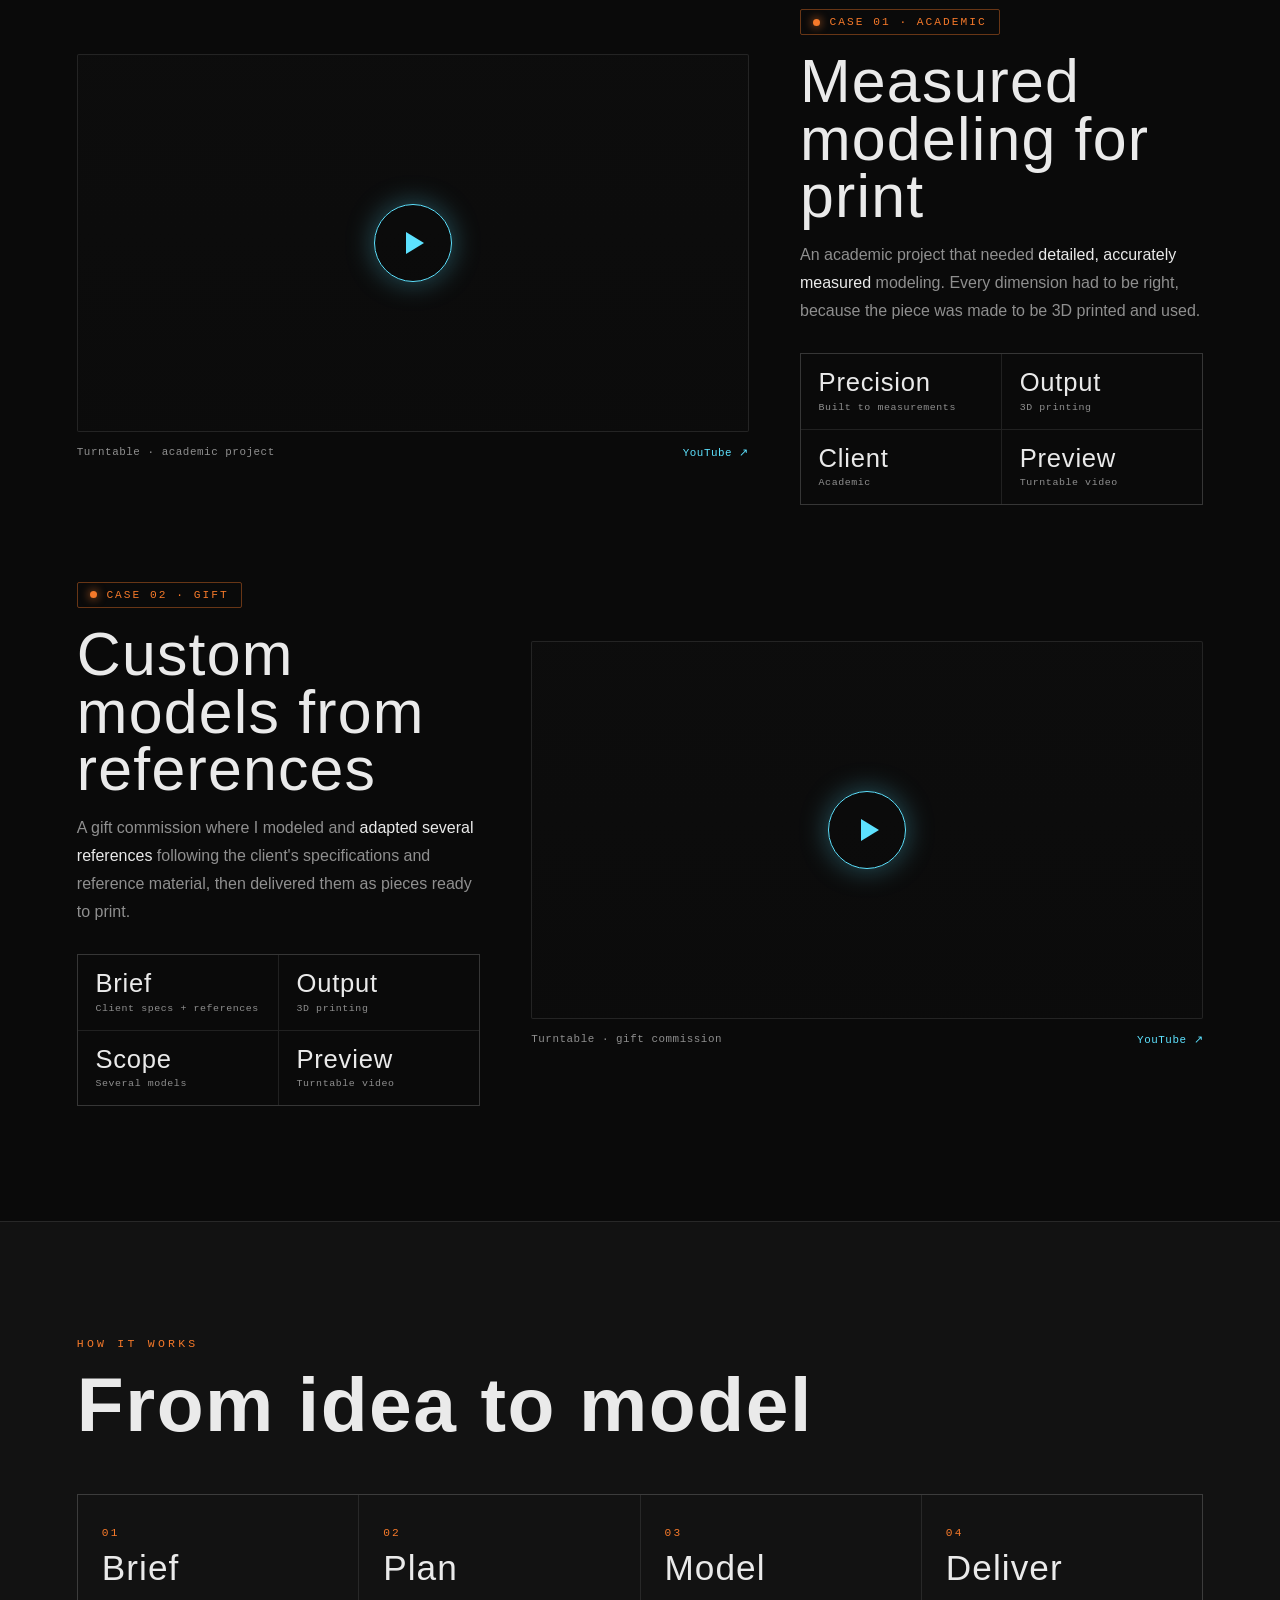
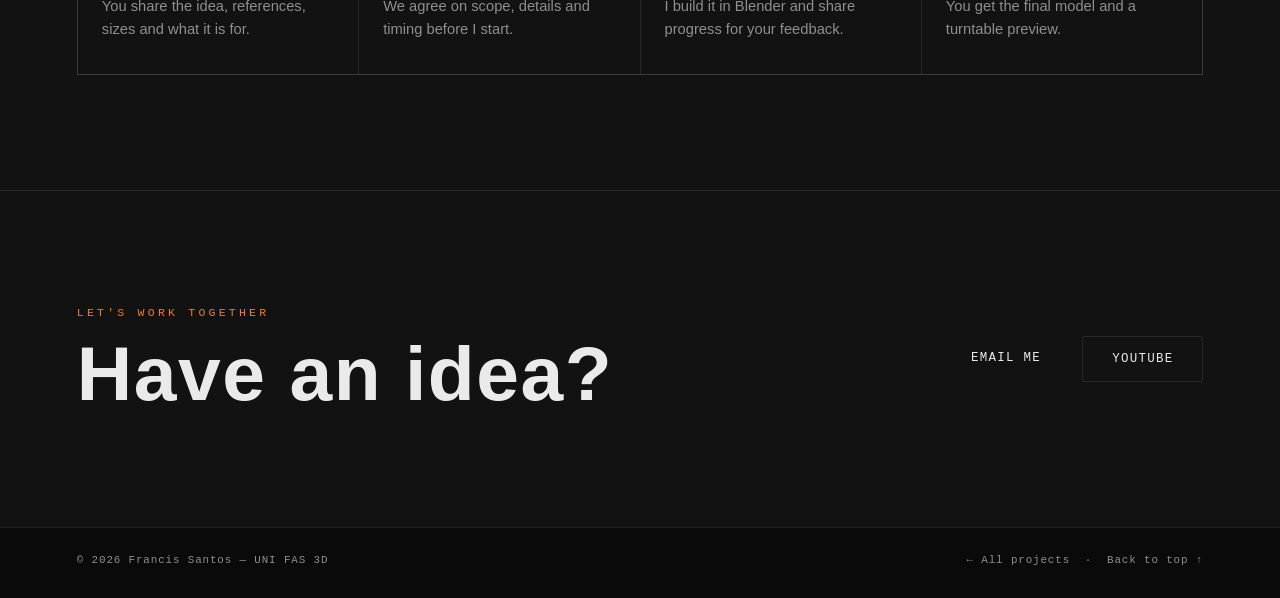
<file: pages/commissions.html>
<!DOCTYPE html>
<html lang="en">
<head>
<meta charset="UTF-8">
<meta name="viewport" content="width=device-width, initial-scale=1.0">
<title>Commissions - UNI FAS 3D</title>
<meta name="description" content="3D modeling commissions by Francis Santos (UnifasDev): precise technical models, characters, props and print-ready pieces built to your brief.">
<link rel="stylesheet" href="../css/style.css">
<link rel="stylesheet" href="../css/home.css">
<link rel="stylesheet" href="../css/horror.css">
<link rel="stylesheet" href="../css/commissions.css">
<script>document.documentElement.classList.add('js')</script>
</head>
<body>

<!-- Replace this nav with the one from your other pages so it matches exactly -->
<nav class="nav">
  <a class="logo" href="../index.html">UNI<b>FAS</b>3D</a>
  <div class="nav-links">
    <a href="../index.html">Home</a>
    <a href="projects.html" class="active">Projects</a>
    <a href="gallery.html">Gallery</a>
    <a class="btn" href="#contact">Commission me</a>
  </div>
</nav>

<header class="h-hero c-hero">
  <div class="h-hero-inner">
    <span class="eyebrow">Open for commissions</span>
    <h1>Com<em>missions</em></h1>
    <p>Precision, creativity, bringing ideas to life. From exact technical modeling to stylized characters, I take your idea or references and turn them into a finished 3D model.</p>
    <div class="h-hero-links">
      <a class="btn" href="#work">See the work</a>
      <a class="btn btn-ghost" href="#contact">Start a commission</a>
    </div>
  </div>
</header>

<section class="section">
  <div class="section-inner">
    <div class="section-head reveal">
      <span class="eyebrow">What I make</span>
      <h2>Built to your brief</h2>
    </div>
    <div class="c-services reveal">
      <div><b>01</b><h3>Technical models</h3><p>Accurate, measured modeling from dimensions and drawings.</p></div>
      <div><b>02</b><h3>Print-ready pieces</h3><p>Models prepared for 3D printing, from academic parts to gifts.</p></div>
      <div><b>03</b><h3>Characters &amp; creatures</h3><p>Original designs or adaptations of your references.</p></div>
      <div><b>04</b><h3>Props &amp; assets</h3><p>Game-ready props and stylized assets with clean detail.</p></div>
    </div>
  </div>
</section>

<section class="section" id="work">
  <div class="section-inner">
    <div class="section-head reveal">
      <span class="eyebrow">Selected commissions</span>
      <h2>Client work</h2>
      <p>Two recent projects, both made to be printed. Each one shows a different side of commission work.</p>
    </div>

    <!-- CASE 01 -->
    <article class="c-case">
      <div class="c-media">
        <div class="video reveal" data-yt="SuJmJlGA-3Y" data-title="Academic project: measured model turntable">
          <button type="button" aria-label="Play turntable"><span class="play"></span></button>
        </div>
        <div class="cap reveal"><span>Turntable &middot; academic project</span><a class="hl" href="https://youtu.be/SuJmJlGA-3Y" target="_blank" rel="noopener">YouTube &#8599;</a></div>
      </div>
      <div class="c-copy reveal">
        <span class="chip-live">Case 01 &middot; Academic</span>
        <h3>Measured modeling for print</h3>
        <p>An academic project that needed <strong>detailed, accurately measured</strong> modeling. Every dimension had to be right, because the piece was made to be 3D printed and used.</p>
        <div class="spec">
          <div><b>Precision</b><span>Built to measurements</span></div>
          <div><b>Output</b><span>3D printing</span></div>
          <div><b>Client</b><span>Academic</span></div>
          <div><b>Preview</b><span>Turntable video</span></div>
        </div>
      </div>
    </article>

    <!-- CASE 02 -->
    <article class="c-case flip">
      <div class="c-media">
        <div class="video reveal" data-yt="9a7Vn7WTTuE" data-title="Gift commission: custom models turntable">
          <button type="button" aria-label="Play turntable"><span class="play"></span></button>
        </div>
        <div class="cap reveal"><span>Turntable &middot; gift commission</span><a class="hl" href="https://youtu.be/9a7Vn7WTTuE" target="_blank" rel="noopener">YouTube &#8599;</a></div>
      </div>
      <div class="c-copy reveal">
        <span class="chip-live">Case 02 &middot; Gift</span>
        <h3>Custom models from references</h3>
        <p>A gift commission where I modeled and <strong>adapted several references</strong> following the client's specifications and reference material, then delivered them as pieces ready to print.</p>
        <div class="spec">
          <div><b>Brief</b><span>Client specs + references</span></div>
          <div><b>Output</b><span>3D printing</span></div>
          <div><b>Scope</b><span>Several models</span></div>
          <div><b>Preview</b><span>Turntable video</span></div>
        </div>
      </div>
    </article>
  </div>
</section>

<section class="section how">
  <div class="section-inner">
    <div class="section-head reveal">
      <span class="eyebrow">How it works</span>
      <h2>From idea to model</h2>
    </div>
    <div class="how-grid reveal">
      <div class="how-cell"><span class="how-num">01</span><h3>Brief</h3><p>You share the idea, references, sizes and what it is for.</p></div>
      <div class="how-cell"><span class="how-num">02</span><h3>Plan</h3><p>We agree on scope, details and timing before I start.</p></div>
      <div class="how-cell"><span class="how-num">03</span><h3>Model</h3><p>I build it in Blender and share progress for your feedback.</p></div>
      <div class="how-cell"><span class="how-num">04</span><h3>Deliver</h3><p>You get the final model and a turntable preview.</p></div>
    </div>
  </div>
</section>

<section class="section contact" id="contact">
  <div class="section-inner contact-inner">
    <div>
      <span class="eyebrow">Let's work together</span>
      <h2>Have an idea?</h2>
    </div>
    <div class="contact-links">
      <!-- Put your real email below -->
      <a class="btn" href="mailto:your@email.com?subject=3D%20commission">Email me</a>
      <a class="btn btn-ghost" href="https://www.youtube.com/@unifasdev" target="_blank" rel="noopener">YouTube</a>
    </div>
  </div>
</section>

<footer class="site-foot">
  <span>&copy; 2026 Francis Santos &mdash; UNI FAS 3D</span>
  <span><a href="projects.html">&larr; All projects</a> &nbsp;&middot;&nbsp; <a href="#top">Back to top &uarr;</a></span>
</footer>

<!-- horror.js is generic (scroll reveal + click-to-play video); rename it to media.js if you like -->
<script src="../js/horror.js"></script>
</body>
</html>
</file>
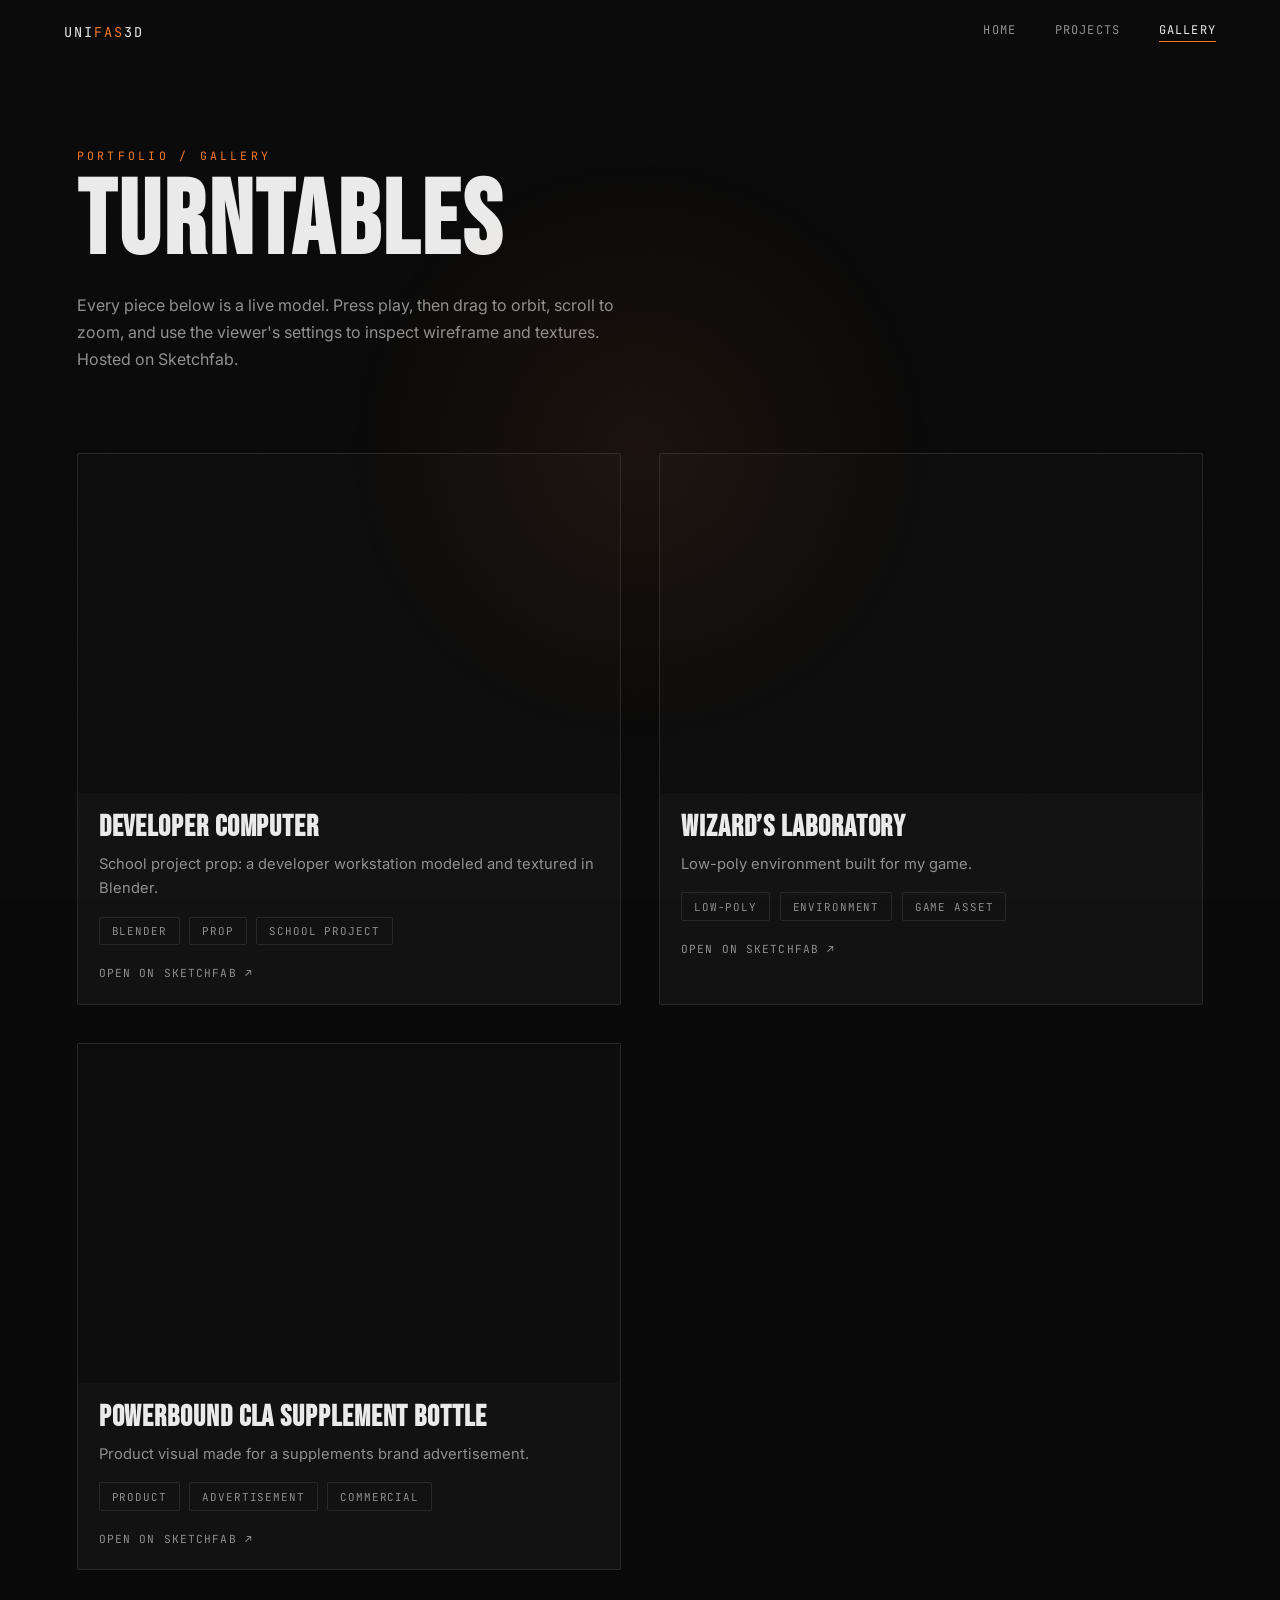
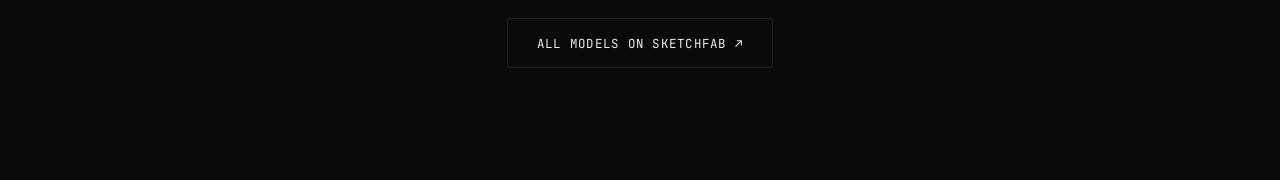
<file: pages/gallery.html>
<!DOCTYPE html>
<html lang="en">

<head>
<meta charset="UTF-8">
<meta name="viewport" content="width=device-width, initial-scale=1.0">
<title>Gallery - UNI FAS 3D</title>
<meta name="description" content="Interactive 3D turntables by Francis Santos: modeled, textured, rigged and animated in Blender.">

<link rel="icon" type="image/png" href="../assets/Branding_unifas3d/logo_v4.png">

<link rel="preconnect" href="https://fonts.googleapis.com">
<link rel="preconnect" href="https://fonts.gstatic.com" crossorigin>
<link href="https://fonts.googleapis.com/css2?family=Bebas+Neue&family=Inter:wght@400;500;600&family=JetBrains+Mono:wght@400;500&display=swap" rel="stylesheet">
<link rel="stylesheet" href="../css/style.css">
<link rel="stylesheet" href="../css/gallery.css">
</head>

<body>

<div class="glow-layer" id="glow"></div>
<div class="grain"></div>

<nav id="nav">
  <a href="../index.html" class="nav-mark">UNI<span>FAS</span>3D</a>
  <div class="nav-links">
    <a href="../index.html">Home</a>
    <a href="projects.html">Projects</a>
    <a href="gallery.html" aria-current="page">Gallery</a>
  </div>
</nav>

<header class="page-head">
  <span class="eyebrow">Portfolio / Gallery</span>
  <h1>Turntables</h1>
  <p>
    Every piece below is a live model. Press play, then drag to orbit, scroll to zoom,
    and use the viewer's settings to inspect wireframe and textures. Hosted on Sketchfab.
  </p>
</header>

<main class="gallery">
  <div class="gallery-grid" id="galleryGrid" aria-live="polite"></div>

  <p class="gallery-empty" id="galleryEmpty" hidden>
    No models added yet. Open <code>js/gallery.js</code> and paste your Sketchfab model IDs into the list.
  </p>

  <div class="gallery-foot">
    <a href="https://sketchfab.com/unifasDev" target="_blank" rel="noopener noreferrer" class="btn btn-ghost">All models on Sketchfab ↗</a>
  </div>
</main>

<script src="../js/gallery.js" defer></script>

</body>
</html>
</file>
<file: css/style.css>
:root{
    --bg-primary:   #0A0A0A;
    --bg-secondary: #121212;
    --text-primary: #EAEAEA;
    --text-secondary:#8F8F8F;
    --accent:       #F5792A;
    --accent-cyan:  #5DE2FF;
    --line:         rgba(234,234,234,0.10);

    --font-display: 'Bebas Neue', sans-serif;
    --font-body:    'Inter', sans-serif;
    --font-mono:    'JetBrains Mono', monospace;

    --mx: 50%;
    --my: 50%;
  }

  *{ margin:0; padding:0; box-sizing:border-box; }

  html{ scroll-behavior:smooth; }

  body{
    background:var(--bg-primary);
    color:var(--text-primary);
    font-family:var(--font-body);
    overflow-x:hidden;
  }

  @media (prefers-reduced-motion: reduce){
    *{ animation-duration:0.001ms !important; animation-iteration-count:1 !important; transition-duration:0.001ms !important; scroll-behavior:auto !important; }
  }

  a{ color:inherit; text-decoration:none; }

  ::selection{ background:var(--accent); color:#0A0A0A; }

  :focus-visible{
    outline:2px solid var(--accent-cyan);
    outline-offset:3px;
  }

  .eyebrow{
    font-family:var(--font-mono);
    font-size:0.72rem;
    letter-spacing:0.28em;
    text-transform:uppercase;
    color:var(--accent);
  }

  /* ---------- cursor glow ---------- */
  .glow-layer{
    position:fixed; inset:0;
    pointer-events:none;
    z-index:2;
    background:radial-gradient(420px circle at var(--mx) var(--my),
                rgba(245,121,42,0.07), transparent 70%);
    transition:background 60ms linear;
  }

  /* ---------- grain ---------- */
  .grain{
    position:fixed; inset:0;
    z-index:3;
    pointer-events:none;
    opacity:0.05;
    mix-blend-mode:overlay;
    background-image:url("data:image/svg+xml,%3Csvg xmlns='http://www.w3.org/2000/svg' width='140' height='140'%3E%3Cfilter id='n'%3E%3CfeTurbulence type='fractalNoise' baseFrequency='0.9' numOctaves='2' stitchTiles='stitch'/%3E%3C/filter%3E%3Crect width='100%25' height='100%25' filter='url(%23n)'/%3E%3C/svg%3E");
  }

  /* ---------- nav ---------- */
  nav{
    position:fixed; top:0; left:0; right:0;
    z-index:10;
    display:flex; align-items:center; justify-content:space-between;
    padding:1.4rem clamp(1.5rem,5vw,4rem);
    background:transparent;
    backdrop-filter:blur(0px);
    border-bottom:1px solid transparent;
    transition:background 400ms ease, border-color 400ms ease, backdrop-filter 400ms ease;
  }
  nav.scrolled{
    background:rgba(10,10,10,0.72);
    backdrop-filter:blur(14px);
    border-bottom:1px solid var(--line);
  }
  .nav-mark{
    font-family:var(--font-mono);
    font-size:0.85rem;
    letter-spacing:0.15em;
  }
  .nav-mark span{ color:var(--accent); }
  .nav-links{
    display:flex; gap:clamp(1.2rem,3vw,2.4rem);
    font-family:var(--font-mono);
    font-size:0.75rem;
    letter-spacing:0.1em;
    text-transform:uppercase;
    color:var(--text-secondary);
  }
  .nav-links a{ position:relative; padding-bottom:4px; }
  .nav-links a::after{
    content:''; position:absolute; left:0; bottom:0;
    width:0; height:1px; background:var(--accent);
    transition:width 250ms ease;
  }
  .nav-links a:hover{ color:var(--text-primary); }
  .nav-links a:hover::after{ width:100%; }
  @media (max-width:720px){ .nav-links{ display:none; } }

  /* ---------- hero ---------- */
  .hero{
    position:relative;
    min-height:100vh;
    display:flex; flex-direction:column; align-items:center; justify-content:center;
    text-align:center;
    padding:6rem 1.5rem 4rem;
    overflow:hidden;
  }

  .hero canvas{
    position:absolute; inset:0;
    width:100%; height:100%;
    opacity:0.55;
  }

  .hero::before{
    content:'';
    position:absolute; inset:0;
    background:radial-gradient(ellipse 70% 55% at 50% 40%, rgba(245,121,42,0.06), transparent 65%),
               linear-gradient(180deg, transparent 0%, var(--bg-primary) 92%);
    z-index:1;
  }

  .hero-content{ position:relative; z-index:2; }

  .hero .eyebrow{
    opacity:0;
    animation:reveal-up 900ms ease forwards 200ms;
  }

  .hero h1{
    font-family:var(--font-display);
    font-size:clamp(3.2rem, 12vw, 9rem);
    letter-spacing:0.03em;
    line-height:0.95;
    margin:0.6rem 0 1.2rem;
    color:var(--text-primary);
    opacity:0;
    animation:reveal-up 1000ms ease forwards 400ms;
  }

  .hero p.tagline{
    font-family:var(--font-body);
    font-weight:400;
    font-size:clamp(0.95rem,1.6vw,1.15rem);
    color:var(--text-secondary);
    max-width:34ch;
    margin:0 auto 2.6rem;
    line-height:1.6;
    opacity:0;
    animation:reveal-up 1000ms ease forwards 650ms;
  }

  .hero-ctas{
    display:flex; gap:1rem; justify-content:center; flex-wrap:wrap;
    opacity:0;
    animation:reveal-up 1000ms ease forwards 850ms;
  }

  .btn{
    font-family:var(--font-mono);
    font-size:0.78rem;
    letter-spacing:0.1em;
    text-transform:uppercase;
    padding:0.95rem 1.8rem;
    border-radius:2px;
    transition:transform 250ms ease, border-color 250ms ease, background 250ms ease, box-shadow 250ms ease;
    display:inline-block;
  }
  .btn-primary{
    background:var(--accent);
    color:#0A0A0A;
    border:1px solid var(--accent);
  }
  .btn-primary:hover{
    box-shadow:0 0 24px rgba(245,121,42,0.45);
    transform:translateY(-2px);
  }
  .btn-ghost{
    border:1px solid var(--line);
    color:var(--text-primary);
    background:transparent;
  }
  .btn-ghost:hover{
    border-color:var(--accent-cyan);
    color:var(--accent-cyan);
    transform:translateY(-2px);
  }

  .scroll-cue{
    position:absolute; bottom:2.4rem; left:50%; transform:translateX(-50%);
    z-index:2;
    display:flex; flex-direction:column; align-items:center; gap:0.6rem;
    color:var(--text-secondary);
    font-family:var(--font-mono);
    font-size:0.65rem;
    letter-spacing:0.2em;
    opacity:0;
    animation:reveal-up 1000ms ease forwards 1100ms;
  }
  .scroll-cue .line{
    width:1px; height:34px;
    background:linear-gradient(var(--text-secondary), transparent);
    animation:scroll-pulse 2.2s ease-in-out infinite;
  }

  @keyframes reveal-up{
    from{ opacity:0; transform:translateY(18px); }
    to{ opacity:1; transform:translateY(0); }
  }
  @keyframes scroll-pulse{
    0%,100%{ transform:scaleY(0.4); opacity:0.4; }
    50%{ transform:scaleY(1); opacity:1; }
  }

  /* ---------- featured project ---------- */
  .featured{
    position:relative;
    padding:8rem clamp(1.5rem,6vw,5rem) 9rem;
    background:var(--bg-secondary);
    border-top:1px solid var(--line);
  }

  .featured-grid{
    display:grid;
    grid-template-columns:0.92fr 1.08fr;
    gap:clamp(2.5rem,5vw,5rem);
    max-width:1400px;
    margin:0 auto;
    align-items:center;
  }
  @media (max-width:960px){
    .featured-grid{ grid-template-columns:1fr; }
  }

  .featured-copy .eyebrow{ margin-bottom:1.1rem; display:block; }

  .featured-copy h2{
    font-family:var(--font-display);
    font-size:clamp(2.6rem,5.5vw,4.4rem);
    letter-spacing:0.02em;
    line-height:1;
    margin-bottom:1.6rem;
  }

  .featured-copy p{
    font-family:var(--font-body);
    font-size:1rem;
    line-height:1.75;
    color:var(--text-secondary);
    max-width:46ch;
    margin-bottom:1.6rem;
  }

  .featured-copy p strong{
    color:var(--text-primary);
    font-weight:500;
  }

  .tag-row{
    display:flex; flex-wrap:wrap; gap:0.6rem;
    margin-bottom:2.4rem;
  }
  .tag{
    font-family:var(--font-mono);
    font-size:0.68rem;
    letter-spacing:0.08em;
    text-transform:uppercase;
    color:var(--text-secondary);
    border:1px solid var(--line);
    padding:0.4rem 0.75rem;
    border-radius:2px;
  }

  .featured-ctas{ display:flex; gap:1rem; flex-wrap:wrap; }

  /* ---------- viewport compare (signature element) ---------- */
  .viewport{
    position:relative;
    aspect-ratio:4/5;
    border:1px solid var(--line);
    background:#0d0d0d;
    overflow:hidden;
    border-radius:2px;
  }

  .viewport img{
    position:absolute; inset:0;
    width:100%; height:100%;
    object-fit:cover;
    user-select:none;
    -webkit-user-drag:none;
  }

  .vp-output{ z-index:1; }
  .vp-reference{
    z-index:2;
    clip-path:inset(0 calc(100% - var(--reveal,42%)) 0 0);
    filter:saturate(0.9);
  }

  .vp-handle-input{
    position:absolute; inset:0;
    width:100%; height:100%;
    margin:0;
    opacity:0;
    cursor:ew-resize;
    z-index:5;
    -webkit-appearance:none;
    appearance:none;
    background:transparent;
  }

  .vp-divider{
    position:absolute; top:0; bottom:0;
    left:var(--reveal,42%);
    width:1px;
    background:var(--accent-cyan);
    box-shadow:0 0 12px rgba(93,226,255,0.6);
    z-index:4;
    pointer-events:none;
    transform:translateX(-50%);
  }
  .vp-handle-dot{
    position:absolute; top:50%; left:var(--reveal,42%);
    transform:translate(-50%,-50%);
    width:34px; height:34px;
    border-radius:50%;
    background:var(--bg-primary);
    border:1px solid var(--accent-cyan);
    display:flex; align-items:center; justify-content:center;
    z-index:4;
    pointer-events:none;
    font-family:var(--font-mono);
    font-size:0.7rem;
    color:var(--accent-cyan);
  }

  .vp-label{
    position:absolute;
    top:1rem;
    z-index:3;
    font-family:var(--font-mono);
    font-size:0.65rem;
    letter-spacing:0.14em;
    text-transform:uppercase;
    padding:0.4rem 0.7rem;
    background:rgba(10,10,10,0.7);
    border:1px solid var(--line);
    pointer-events:none;
  }
  .vp-label.left{ left:1rem; color:var(--text-secondary); }
  .vp-label.right{ right:1rem; color:var(--accent); }

  .vp-corner{
    position:absolute;
    width:18px; height:18px;
    border-color:rgba(234,234,234,0.35);
    z-index:3;
    pointer-events:none;
  }
  .vp-corner.tl{ top:10px; left:10px; border-top:1px solid; border-left:1px solid; }
  .vp-corner.tr{ top:10px; right:10px; border-top:1px solid; border-right:1px solid; }
  .vp-corner.bl{ bottom:10px; left:10px; border-bottom:1px solid; border-left:1px solid; }
  .vp-corner.br{ bottom:10px; right:10px; border-bottom:1px solid; border-right:1px solid; }

  .vp-caption{
    margin-top:1rem;
    display:flex; justify-content:space-between;
    font-family:var(--font-mono);
    font-size:0.68rem;
    color:var(--text-secondary);
    letter-spacing:0.05em;
  }
  .vp-caption span.hl{ color:var(--accent-cyan); }
</file>
<file: css/home.css>
/* Homepage showcase. Loads after style.css and reuses its colour and font tokens. */

/* ---------- scroll reveal (only active when JS has added .js to <html>) ---------- */
html.js .reveal{
  opacity:0;
  transform:translateY(18px);
  transition:opacity 700ms ease, transform 700ms ease;
}
html.js .reveal.in{ opacity:1; transform:none; }

/* ---------- nav ---------- */
.nav-links{ align-items:center; }
.nav-links .btn{ padding:0.6rem 1.1rem; color:#0A0A0A; }
.nav-links .btn::after{ display:none; }
.nav-links .btn:hover{ color:#0A0A0A; }
@media (max-width:720px){
  .nav-links{ display:flex; }
  .nav-links a:not(.btn){ display:none; }
}

/* ---------- hero extras ---------- */
.hero-tools{
  margin-top:2.2rem;
  font-family:var(--font-mono);
  font-size:0.7rem;
  letter-spacing:0.16em;
  text-transform:uppercase;
  color:var(--text-secondary);
  opacity:0;
  animation:reveal-up 1000ms ease forwards 1000ms;
}
.hero-tools i{ font-style:normal; color:var(--accent); margin:0 0.5rem; }

/* ---------- shared section layout ---------- */
.section{
  position:relative;
  padding:clamp(4.5rem,9vw,8rem) clamp(1.5rem,6vw,5rem);
  border-top:1px solid var(--line);
}
.section-inner{ max-width:1400px; margin:0 auto; }
.section-head{ margin-bottom:clamp(2rem,4vw,3.5rem); }
.section-head .eyebrow{ display:block; margin-bottom:1rem; }
.section-head h2{
  font-family:var(--font-display);
  font-size:clamp(2.6rem,6vw,4.8rem);
  letter-spacing:0.02em;
  line-height:1;
}
.section-head p{
  color:var(--text-secondary);
  line-height:1.75;
  max-width:52ch;
  margin-top:1.2rem;
}

.cap{
  margin-top:0.9rem;
  display:flex; justify-content:space-between; gap:1rem; flex-wrap:wrap;
  font-family:var(--font-mono);
  font-size:0.68rem;
  letter-spacing:0.05em;
  color:var(--text-secondary);
}
.cap .hl, .cap a.hl{ color:var(--accent-cyan); }
.cap a.hl:hover{ text-decoration:underline; }

/* ---------- how I work ---------- */
.how{ background:var(--bg-secondary); }
.how-grid{
  display:grid;
  grid-template-columns:repeat(4,minmax(0,1fr));
  gap:1px;
  background:var(--line);
  border:1px solid var(--line);
}
.how-cell{ background:var(--bg-secondary); padding:1.7rem 1.5rem 2rem; }
.how-num{
  font-family:var(--font-mono);
  font-size:0.7rem;
  letter-spacing:0.2em;
  color:var(--accent);
}
.how-cell h3{
  font-family:var(--font-display);
  font-size:2.2rem;
  letter-spacing:0.03em;
  font-weight:400;
  margin:0.5rem 0 0.4rem;
}
.how-cell p{ color:var(--text-secondary); font-size:0.92rem; line-height:1.6; }
@media (max-width:860px){
  .how-grid{ grid-template-columns:repeat(2,minmax(0,1fr)); }
}

/* ---------- in production: The Developer ---------- */
.now{
  background:
    radial-gradient(ellipse 60% 50% at 82% 8%, rgba(245,121,42,0.08), transparent 70%),
    var(--bg-primary);
}
.now-grid{
  display:grid;
  grid-template-columns:1.18fr 0.82fr;
  gap:clamp(2rem,4vw,4.5rem);
  align-items:start;
}
@media (max-width:980px){
  .now-grid{ grid-template-columns:1fr; }
}

.frame{
  position:relative;
  border:1px solid var(--line);
  background:#0d0d0d;
  border-radius:2px;
  overflow:hidden;
}
.frame > button{
  display:block; width:100%;
  padding:0; border:0; background:none;
  cursor:zoom-in; color:inherit;
}
.frame img{ display:block; width:100%; height:auto; }

.wip{
  display:grid;
  grid-template-columns:repeat(4,minmax(0,1fr));
  gap:0.8rem;
  margin-top:1.4rem;
}
.wip-2{ grid-template-columns:repeat(2,minmax(0,1fr)); }
@media (max-width:640px){
  .wip{ grid-template-columns:repeat(2,minmax(0,1fr)); }
}
.thumb{
  display:block;
  padding:0;
  border:1px solid var(--line);
  background:#0d0d0d;
  border-radius:2px;
  overflow:hidden;
  cursor:zoom-in;
  color:inherit;
  text-align:left;
  transition:border-color 250ms ease, transform 250ms ease;
}
.thumb:hover{ border-color:rgba(245,121,42,0.5); transform:translateY(-2px); }
.thumb img{
  display:block; width:100%;
  aspect-ratio:1/1;
  object-fit:cover;
}
.thumb span{
  display:block;
  padding:0.6rem 0.7rem;
  font-family:var(--font-mono);
  font-size:0.62rem;
  letter-spacing:0.08em;
  text-transform:uppercase;
  color:var(--text-secondary);
}

.now-copy{ position:relative; }
@media (min-width:981px){
  .now-copy{ position:sticky; top:6rem; }
}
.chip-live{
  display:inline-flex; align-items:center; gap:0.6rem;
  font-family:var(--font-mono);
  font-size:0.7rem;
  letter-spacing:0.18em;
  text-transform:uppercase;
  color:var(--accent);
  border:1px solid rgba(245,121,42,0.4);
  padding:0.4rem 0.75rem;
  border-radius:2px;
}
.chip-live::before{
  content:'';
  width:7px; height:7px; border-radius:50%;
  background:var(--accent);
  box-shadow:0 0 10px var(--accent);
  animation:live-pulse 1.8s ease-in-out infinite;
}
@keyframes live-pulse{ 50%{ opacity:0.3; } }

.now-copy h2{
  font-family:var(--font-display);
  font-size:clamp(3rem,6.5vw,5.2rem);
  letter-spacing:0.02em;
  line-height:0.95;
  margin:1.2rem 0 0.8rem;
}
.now-quote{
  font-family:var(--font-mono);
  font-size:0.95rem;
  color:var(--accent-cyan);
  margin-bottom:1.6rem;
}
.now-copy p{
  color:var(--text-secondary);
  line-height:1.75;
  max-width:50ch;
  margin-bottom:1.2rem;
}
.now-copy p strong{ color:var(--text-primary); font-weight:500; }
.now-copy p.now-quote{ color:var(--accent-cyan); margin-bottom:1.6rem; }

.spec{
  display:grid;
  grid-template-columns:repeat(2,minmax(0,1fr));
  gap:1px;
  background:var(--line);
  border:1px solid var(--line);
  margin:1.8rem 0;
  max-width:50ch;
}
.spec div{ background:var(--bg-primary); padding:1rem 1.1rem; }
.spec b{
  display:block;
  font-family:var(--font-display);
  font-size:2rem;
  font-weight:400;
  letter-spacing:0.03em;
  color:var(--text-primary);
  line-height:1;
}
.spec span{
  display:block;
  margin-top:0.35rem;
  font-family:var(--font-mono);
  font-size:0.62rem;
  letter-spacing:0.06em;
  color:var(--text-secondary);
}

.pipe{ list-style:none; display:grid; gap:0.75rem; max-width:50ch; }
.pipe li{
  display:flex; gap:0.9rem; align-items:baseline;
  font-size:0.92rem;
  color:var(--text-secondary);
  line-height:1.5;
}
.pipe .st{
  flex:0 0 auto;
  min-width:5.2rem;
  text-align:center;
  padding:0.25rem 0.5rem;
  border:1px solid var(--line);
  font-family:var(--font-mono);
  font-size:0.62rem;
  letter-spacing:0.14em;
  text-transform:uppercase;
}
.pipe strong{ color:var(--text-primary); font-weight:500; }
.pipe a{ color:var(--accent-cyan); }
.pipe .done .st{ color:var(--accent-cyan); border-color:rgba(93,226,255,0.35); }
.pipe .doing .st{ color:var(--accent); border-color:rgba(245,121,42,0.5); }

/* ---------- royale mashine: video row ---------- */
.video-row{
  max-width:1400px;
  margin:clamp(3rem,5vw,4.5rem) auto 0;
}
.video{
  position:relative;
  aspect-ratio:16/9;
  border:1px solid var(--line);
  background:#0d0d0d center/cover no-repeat;
  overflow:hidden;
  border-radius:2px;
}
.video[data-yt="Np_ebbD-NLE"]{
  background-image:url("https://i.ytimg.com/vi/Np_ebbD-NLE/hqdefault.jpg");
}
.video button{
  position:absolute; inset:0;
  width:100%; height:100%;
  border:0;
  background:linear-gradient(180deg, rgba(10,10,10,0.1), rgba(10,10,10,0.6));
  cursor:pointer;
  display:flex; align-items:center; justify-content:center;
}
.video .play{
  width:78px; height:78px; border-radius:50%;
  border:1px solid var(--accent-cyan);
  background:rgba(10,10,10,0.7);
  box-shadow:0 0 28px rgba(93,226,255,0.35);
  display:grid; place-items:center;
  transition:transform 250ms ease;
}
.video .play::before{
  content:'';
  border-style:solid;
  border-width:11px 0 11px 18px;
  border-color:transparent transparent transparent var(--accent-cyan);
  margin-left:5px;
}
.video button:hover .play{ transform:scale(1.08); }
.video iframe{ position:absolute; inset:0; width:100%; height:100%; border:0; }

/* ---------- props ---------- */
.props{ background:var(--bg-primary); }
.props-top{
  display:grid;
  grid-template-columns:1.15fr 0.85fr;
  gap:clamp(2rem,4vw,4rem);
  align-items:start;
}
@media (max-width:980px){
  .props-top{ grid-template-columns:1fr; }
}
.embed{
  position:relative;
  aspect-ratio:16/10;
  border:1px solid var(--line);
  background:#0d0d0d;
  border-radius:2px;
  overflow:hidden;
}
.embed iframe{ position:absolute; inset:0; width:100%; height:100%; border:0; }

.props-side h3{
  font-family:var(--font-display);
  font-size:2.2rem;
  font-weight:400;
  letter-spacing:0.03em;
  margin-bottom:0.8rem;
}
.props-side p{
  color:var(--text-secondary);
  line-height:1.75;
  max-width:46ch;
}
.props-side .wip{ margin-top:1.6rem; max-width:46ch; }

.props-block{ margin-top:clamp(3rem,5vw,4.5rem); }
.props-grid{
  display:grid;
  grid-template-columns:repeat(auto-fill,minmax(240px,1fr));
  gap:1rem;
  margin-top:1rem;
}
.props-grid .thumb img{ aspect-ratio:4/3; }
.props-empty{
  border:1px dashed var(--line);
  padding:2rem;
  text-align:center;
  color:var(--text-secondary);
  font-family:var(--font-mono);
  font-size:0.78rem;
  letter-spacing:0.05em;
}

/* ---------- contact + footer ---------- */
.contact{ background:var(--bg-secondary); }
.contact-inner{
  display:flex; flex-wrap:wrap; gap:2rem 4rem;
  justify-content:space-between; align-items:center;
}
.contact h2{
  font-family:var(--font-display);
  font-size:clamp(2.6rem,6vw,4.8rem);
  letter-spacing:0.02em;
  line-height:1;
  margin-top:1rem;
}
.contact .eyebrow{ display:block; }
.contact-links{ display:flex; flex-wrap:wrap; gap:0.8rem; }

.site-foot{
  display:flex; justify-content:space-between; flex-wrap:wrap; gap:1rem;
  padding:1.6rem clamp(1.5rem,6vw,5rem);
  border-top:1px solid var(--line);
  font-family:var(--font-mono);
  font-size:0.68rem;
  letter-spacing:0.08em;
  color:var(--text-secondary);
}
.site-foot a:hover{ color:var(--accent-cyan); }

/* ---------- lightbox ---------- */
.lightbox{
  border:1px solid var(--line);
  background:#0a0a0a;
  color:var(--text-primary);
  padding:0;
  max-width:min(96vw,1500px);
  max-height:94vh;
  margin:auto;
  overflow:auto;
}
.lightbox::backdrop{ background:rgba(0,0,0,0.88); backdrop-filter:blur(4px); }
.lightbox img{ display:block; max-width:100%; max-height:80vh; margin:0 auto; }
.lb-cap{
  padding:0.9rem 1.2rem;
  font-family:var(--font-mono);
  font-size:0.7rem;
  letter-spacing:0.05em;
  color:var(--text-secondary);
}
.lb-close{
  position:absolute; top:0.6rem; right:0.6rem;
  width:38px; height:38px;
  border:1px solid var(--line);
  border-radius:50%;
  background:rgba(10,10,10,0.8);
  color:var(--text-primary);
  font-size:1.3rem; line-height:1;
  cursor:pointer;
}
.lb-close:hover{ border-color:var(--accent-cyan); color:var(--accent-cyan); }
</file>
<file: css/horror.css>
/* Horror Stories page. Loads after style.css and home.css, reuses their tokens. */
:root{ --blood:#8c1c13; }

/* ---------- hero ---------- */
.h-hero{
  min-height:78vh;
  display:flex; align-items:center;
  padding:8rem clamp(1.5rem,6vw,5rem) 5rem;
  background:
    radial-gradient(ellipse 55% 60% at 78% 35%, rgba(245,121,42,0.13), transparent 70%),
    radial-gradient(ellipse 50% 50% at 15% 95%, rgba(140,28,19,0.22), transparent 70%),
    var(--bg-primary);
}
.h-hero-inner{ max-width:1400px; width:100%; margin:0 auto; }
.h-hero .eyebrow{ display:block; margin-bottom:1.4rem; }
.h-hero h1{
  font-family:var(--font-display);
  font-weight:400;
  font-size:clamp(4.2rem,13vw,10.5rem);
  line-height:.88;
  letter-spacing:.02em;
  animation:h-flicker 8s infinite;
}
.h-hero h1 em{ font-style:normal; color:var(--blood); }
.h-hero p{ max-width:52ch; margin-top:1.6rem; color:var(--text-secondary); line-height:1.75; }
.h-hero-links{ display:flex; flex-wrap:wrap; gap:.8rem; margin-top:2rem; }
.btn-ghost{ background:transparent; color:var(--text-primary); border:1px solid var(--line); }
.btn-ghost:hover{ border-color:var(--accent); color:var(--accent); }
@keyframes h-flicker{ 0%,91%,95%,100%{opacity:1} 92%{opacity:.3} 93%{opacity:1} 94%{opacity:.55} }

/* ---------- why ---------- */
.why{ background:var(--bg-secondary); }
.why-grid{ display:grid; grid-template-columns:1fr 1.5fr; gap:clamp(2rem,5vw,5rem); align-items:start; }
.why h2{ font-family:var(--font-display); font-weight:400; font-size:clamp(2.6rem,6vw,4.8rem); line-height:1; letter-spacing:.02em; }
.why p{ color:var(--text-secondary); line-height:1.8; max-width:56ch; }
.why p + p{ margin-top:1rem; }
.why strong{ color:var(--accent); font-weight:500; }
@media (max-width:820px){ .why-grid{ grid-template-columns:1fr; } }

/* ---------- terror valley ---------- */
.tv{
  background:
    radial-gradient(ellipse 60% 40% at 50% 100%, rgba(140,28,19,0.16), transparent 70%),
    var(--bg-primary);
}
.tv-stills{
  display:grid;
  grid-template-columns:1.6fr 1fr;
  gap:clamp(1rem,2vw,1.6rem);
  margin-top:clamp(2.5rem,5vw,4rem);
  align-items:start;
}
.tv-stills .frame{ margin:0; }
.tv-stills .frame button:hover img{ filter:brightness(1.35); }
.tv-stills img{ transition:filter .4s ease; }
.tv-stills .frame:last-child img{ aspect-ratio:1/1; object-fit:cover; }
.tv-tags{ display:flex; flex-wrap:wrap; gap:.6rem; margin-top:2rem; }
.tv-tags span{
  border:1px solid var(--line); padding:.35rem .8rem;
  font-family:var(--font-mono); font-size:.68rem; letter-spacing:.12em; text-transform:uppercase;
  color:var(--text-secondary);
}
@media (max-width:820px){ .tv-stills{ grid-template-columns:1fr; } }

/* ---------- the last toll ---------- */
.lt{
  position:relative; overflow:hidden;
  min-height:100vh;
  display:flex; align-items:flex-end;
  border-top:1px solid var(--line);
}
.lt-bg{
  position:absolute; inset:-3%;
  background-size:cover; background-position:center 30%;
  animation:lt-drift 28s ease-in-out infinite alternate;
}
@keyframes lt-drift{ from{ transform:scale(1) translateY(0);} to{ transform:scale(1.08) translateY(-1.5%);} }
.lt-shade{
  position:absolute; inset:0;
  background:
    linear-gradient(180deg, rgba(10,10,10,.55) 0%, rgba(10,10,10,.1) 35%, rgba(10,10,10,.88) 78%, var(--bg-primary) 100%),
    radial-gradient(ellipse at center, transparent 40%, rgba(0,0,0,.7) 100%);
}
.lt-inner{
  position:relative;
  width:100%; max-width:1400px; margin:0 auto;
  padding:clamp(5rem,12vw,9rem) clamp(1.5rem,6vw,5rem) clamp(3rem,6vw,5rem);
}
.lt-title{
  font-family:var(--font-display); font-weight:400;
  font-size:clamp(4.5rem,15vw,12rem);
  line-height:.85; letter-spacing:.05em;
  color:#e6e0d2;
  margin:1.4rem 0 1.2rem;
  text-shadow:0 0 40px rgba(0,0,0,.8), 0 0 90px rgba(120,190,200,.25);
  animation:h-flicker 7s infinite;
}
.lt-line{ font-family:var(--font-mono); font-size:clamp(.8rem,1.6vw,1rem); letter-spacing:.14em; text-transform:uppercase; color:var(--accent-cyan); }
.lt-sub{ font-family:var(--font-mono); font-size:.72rem; letter-spacing:.14em; text-transform:uppercase; color:var(--text-secondary); margin-top:.5rem; }
.lt-soon{ margin-top:1.8rem; font-size:1.15rem; color:var(--text-primary); }
.lt-soon strong{ color:var(--accent); font-weight:500; }
.lt-actions{ display:flex; flex-wrap:wrap; gap:.8rem; margin-top:1.8rem; }
.lt-meta{
  display:grid; grid-template-columns:repeat(4,minmax(0,1fr));
  gap:1px; background:var(--line); border:1px solid var(--line);
  margin-top:clamp(2.5rem,5vw,4rem);
  backdrop-filter:blur(6px);
}
.lt-meta div{ background:rgba(10,10,10,.82); padding:1rem 1.2rem; }
.lt-meta b{ display:block; font-family:var(--font-mono); font-size:.62rem; letter-spacing:.16em; text-transform:uppercase; color:var(--accent); font-weight:400; }
.lt-meta span{ display:block; margin-top:.4rem; color:var(--text-primary); font-size:.92rem; }
@media (max-width:720px){ .lt-meta{ grid-template-columns:repeat(2,minmax(0,1fr)); } }

@media (prefers-reduced-motion:reduce){
  .h-hero h1,.lt-title,.lt-bg{ animation:none; }
}

/* ---------- cam 4 ---------- */
.cam4-chip{ margin-top:1.4rem; }

/* Stills: same pattern as Terror Valley, two equal slots */
.cam-stills [hidden]{ display:none; }
.cam-stills:not(:has(figure:not([hidden]))){ display:none; }
.cam-stills .frame img{ aspect-ratio:16/9; object-fit:cover; }
@media (min-width:821px){
  .cam-stills{ grid-template-columns:repeat(2,minmax(0,1fr)); }
}
</file>
<file: css/animations.css>
/* Animations page. Loads after style.css, home.css and horror.css. */
.a-hero{
  min-height:80vh;
  background:
    radial-gradient(ellipse 55% 60% at 80% 40%, rgba(245,121,42,0.16), transparent 70%),
    radial-gradient(ellipse 50% 50% at 10% 95%, rgba(93,226,255,0.08), transparent 70%),
    var(--bg-primary);
}
.a-hero h1{ animation:none; }
.a-hero h1 em{ color:var(--accent); }
.a-hero-grid{ display:grid; grid-template-columns:1.1fr .9fr; gap:clamp(2rem,5vw,5rem); align-items:center; }
.a-spider{ margin:0; border:1px solid var(--line); background:#0d0d0d; border-radius:2px; overflow:hidden; }
.a-spider img{ display:block; width:100%; height:auto; }
.a-spider .cap{ margin:0; padding:.8rem 1rem; }
@media (max-width:900px){ .a-hero-grid{ grid-template-columns:1fr; } }

.a-split{ display:grid; grid-template-columns:.8fr 1.2fr; gap:clamp(2rem,4vw,4.5rem); align-items:center; }
.a-copy h2{ font-family:var(--font-display); font-weight:400; font-size:clamp(2.6rem,6vw,4.8rem); line-height:.95; letter-spacing:.02em; margin:1.1rem 0 .9rem; }
.a-copy p{ color:var(--text-secondary); line-height:1.75; max-width:46ch; }
.a-actions{ margin-top:1.6rem; }
.a-split .frame{ margin:0; }
.a-split .frame a{ display:block; }
.a-split .frame img{ transition:filter .4s ease; }
.a-split .frame a:hover img{ filter:brightness(1.35); }
@media (max-width:900px){ .a-split{ grid-template-columns:1fr; } }

.a-school{ background:var(--bg-secondary); }
.a-steps{
  display:grid; grid-template-columns:repeat(3,minmax(0,1fr));
  gap:clamp(1rem,2vw,1.6rem);
  margin-top:clamp(2.5rem,5vw,4rem);
}
.a-step button{
  display:block; width:100%; padding:0; border:1px solid var(--line); background:#0d0d0d;
  cursor:zoom-in; overflow:hidden; border-radius:2px; margin-bottom:1rem;
  transition:border-color .25s ease;
}
.a-step button:hover{ border-color:rgba(245,121,42,.5); }
.a-step img{ display:block; width:100%; aspect-ratio:4/3; object-fit:cover; transition:transform .5s ease; }
.a-step button:hover img{ transform:scale(1.04); }
.a-step h3{ font-family:var(--font-display); font-weight:400; font-size:1.9rem; letter-spacing:.03em; margin:.4rem 0; }
.a-step p{ color:var(--text-secondary); font-size:.92rem; line-height:1.65; }
.how-num{ font-family:var(--font-mono); font-size:.68rem; letter-spacing:.2em; text-transform:uppercase; color:var(--accent); }
@media (max-width:900px){ .a-steps{ grid-template-columns:repeat(2,minmax(0,1fr)); } }
@media (max-width:560px){ .a-steps{ grid-template-columns:1fr; } }

.a-train{ border-top:1px solid var(--line); padding:clamp(2rem,4vw,3rem) clamp(1.5rem,6vw,5rem); }
.a-train-inner{ max-width:1400px; margin:0 auto; display:grid; grid-template-columns:8rem 1fr; gap:1rem 2rem; align-items:start; }
.a-train .eyebrow{ padding-top:.3rem; }
.a-epi{ display:flex; align-items:center; gap:1.2rem; }
.a-epi img{ height:44px; width:auto; flex:0 0 auto; filter:invert(1); opacity:.85; }
.a-train p{ color:var(--text-secondary); font-size:.88rem; line-height:1.65; max-width:62ch; margin:0; }
.a-train strong{ color:var(--text-primary); font-weight:500; }
.a-more{ margin-top:.9rem!important; font-size:.8rem!important; }
.a-more a{ color:var(--accent-cyan); }
.a-more a:hover{ text-decoration:underline; }
@media (max-width:640px){ .a-train-inner{ grid-template-columns:1fr; } }
</file>
<file: css/commissions.css>
/* Commissions page. Loads after style.css, home.css and horror.css. */
.c-hero{
  min-height:70vh;
  background:
    radial-gradient(ellipse 55% 60% at 80% 30%, rgba(93,226,255,0.10), transparent 70%),
    radial-gradient(ellipse 50% 50% at 15% 95%, rgba(245,121,42,0.12), transparent 70%),
    var(--bg-primary);
}
.c-hero h1{ animation:none; }
.c-hero h1 em{ color:var(--accent); }

.c-services{
  display:grid; grid-template-columns:repeat(4,minmax(0,1fr));
  gap:1px; background:var(--line); border:1px solid var(--line);
}
.c-services div{ background:var(--bg-primary); padding:1.8rem 1.5rem 2rem; transition:background .3s ease; }
.c-services div:hover{ background:var(--bg-secondary); }
.c-services b{ font-family:var(--font-mono); font-size:.7rem; letter-spacing:.2em; color:var(--accent); font-weight:400; }
.c-services h3{ font-family:var(--font-display); font-weight:400; font-size:2rem; letter-spacing:.03em; margin:.5rem 0 .4rem; }
.c-services p{ color:var(--text-secondary); font-size:.92rem; line-height:1.6; }
@media (max-width:860px){ .c-services{ grid-template-columns:repeat(2,minmax(0,1fr)); } }

.c-case{
  display:grid; grid-template-columns:1.25fr .75fr;
  gap:clamp(2rem,4vw,4.5rem); align-items:center;
  margin-top:clamp(3rem,6vw,5rem);
}
.c-case.flip{ grid-template-columns:.75fr 1.25fr; }
.c-case.flip .c-media{ order:2; }
.c-copy h3{ font-family:var(--font-display); font-weight:400; font-size:clamp(2.4rem,5vw,3.8rem); line-height:.95; letter-spacing:.02em; margin:1.1rem 0 .9rem; }
.c-copy p{ color:var(--text-secondary); line-height:1.75; max-width:46ch; }
.c-copy p strong{ color:var(--text-primary); font-weight:500; }
.c-copy .spec{ margin-bottom:0; }
.c-copy .spec b{ font-size:1.6rem; }
@media (max-width:980px){
  .c-case,.c-case.flip{ grid-template-columns:1fr; }
  .c-case.flip .c-media{ order:0; }
}
</file>
<file: css/gallery.css>
/* Gallery page. Relies on the tokens and base styles in style.css */

nav .nav-mark{ display:inline-block; }
.nav-links a[aria-current="page"]{ color:var(--text-primary); }
.nav-links a[aria-current="page"]::after{ width:100%; }

/* ---------- page header ---------- */
.page-head{
  position:relative;
  padding:9rem clamp(1.5rem,6vw,5rem) 3rem;
  max-width:1400px;
  margin:0 auto;
}
.page-head h1{
  font-family:var(--font-display);
  font-size:clamp(3rem,9vw,6.5rem);
  letter-spacing:0.03em;
  line-height:0.95;
  margin:0.6rem 0 1.2rem;
}
.page-head p{
  color:var(--text-secondary);
  line-height:1.7;
  max-width:56ch;
}

/* ---------- grid ---------- */
.gallery{
  position:relative;
  z-index:1;
  padding:2rem clamp(1.5rem,6vw,5rem) 7rem;
  max-width:1400px;
  margin:0 auto;
}
.gallery-grid{
  display:grid;
  grid-template-columns:repeat(2, minmax(0,1fr));
  gap:clamp(1.5rem,3vw,2.5rem);
}
@media (max-width:860px){
  .gallery-grid{ grid-template-columns:1fr; }
}

.model-card{
  background:var(--bg-secondary);
  border:1px solid var(--line);
  border-radius:2px;
  overflow:hidden;
  transition:border-color 250ms ease, transform 250ms ease;
}
.model-card:hover{ border-color:rgba(245,121,42,0.45); }

.model-frame{
  position:relative;
  aspect-ratio:16/10;
  background:#0d0d0d;
}
.model-frame iframe{
  position:absolute; inset:0;
  width:100%; height:100%;
  border:0;
}

.model-info{ padding:1.2rem 1.3rem 1.4rem; }
.model-info h2{
  font-family:var(--font-display);
  font-size:1.9rem;
  letter-spacing:0.03em;
  line-height:1.05;
  margin-bottom:0.5rem;
}
.model-info p{
  color:var(--text-secondary);
  font-size:0.92rem;
  line-height:1.65;
  margin-bottom:1rem;
}

.model-meta{
  display:flex; flex-wrap:wrap; gap:1.2rem;
  font-family:var(--font-mono);
  font-size:0.68rem;
  letter-spacing:0.06em;
  color:var(--text-secondary);
  margin-bottom:1rem;
}
.model-meta b{ color:var(--accent-cyan); font-weight:500; }

.model-info .tag-row{ margin-bottom:1rem; }
.model-link{
  font-family:var(--font-mono);
  font-size:0.7rem;
  letter-spacing:0.1em;
  text-transform:uppercase;
  color:var(--text-secondary);
}
.model-link:hover{ color:var(--accent-cyan); }

/* ---------- empty state + footer ---------- */
.gallery-empty{
  border:1px dashed var(--line);
  padding:2.5rem;
  text-align:center;
  color:var(--text-secondary);
  font-family:var(--font-mono);
  font-size:0.8rem;
  line-height:1.7;
}
.gallery-empty code{ color:var(--accent); }
.gallery-foot{ margin-top:3rem; text-align:center; }
</file>
